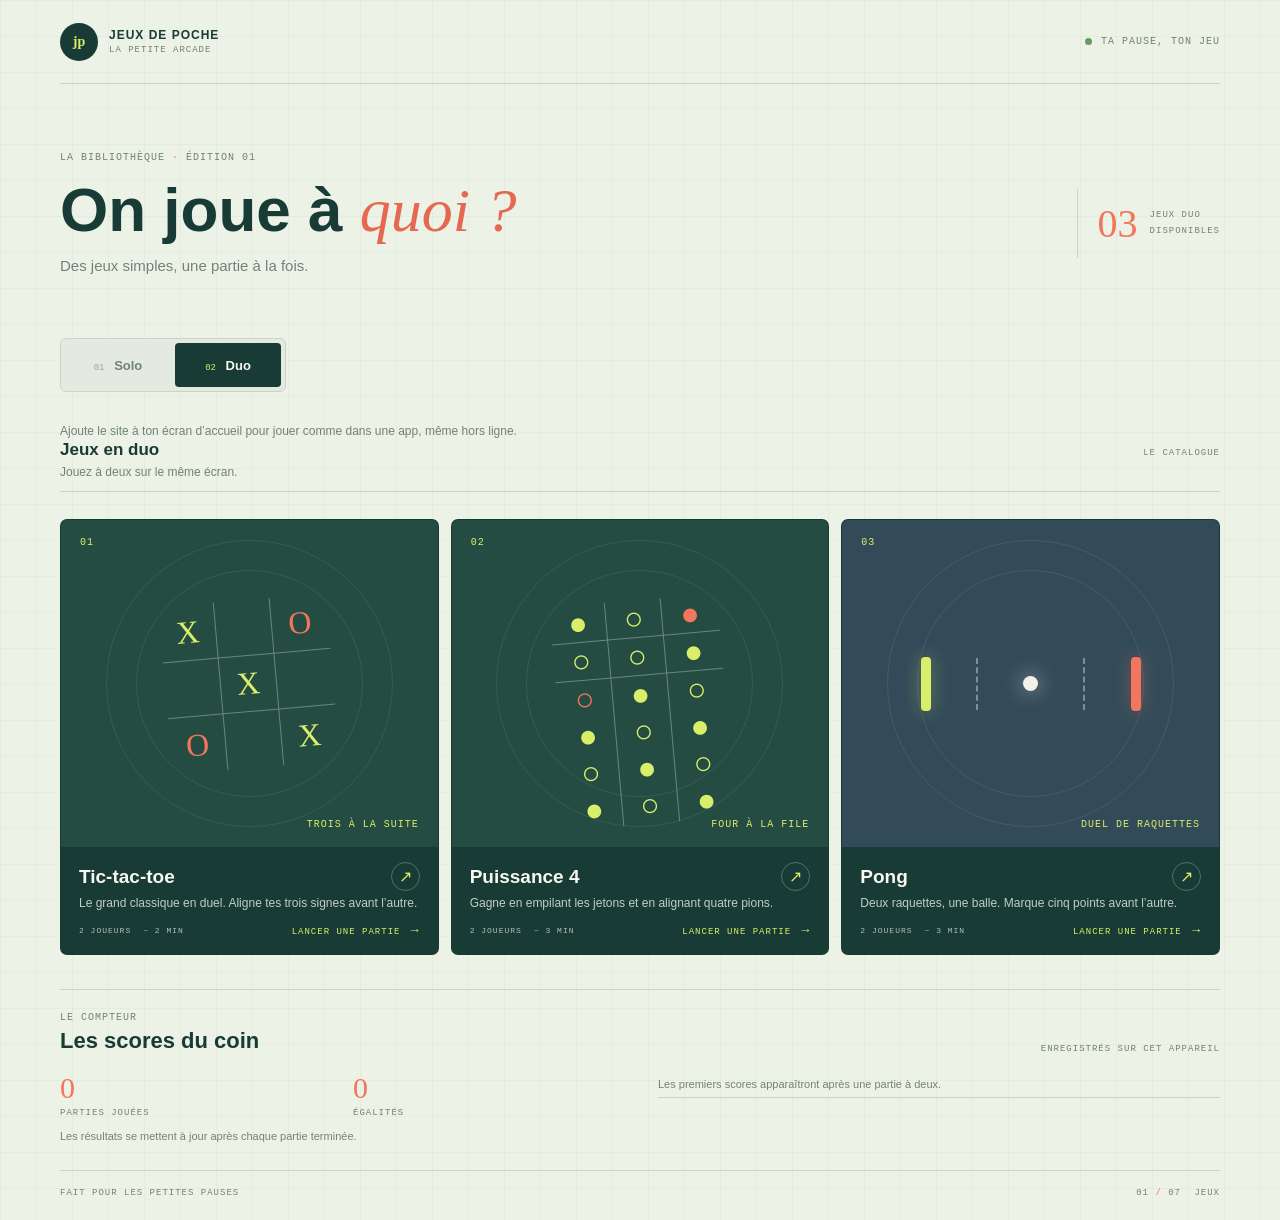
<file: public/index.html>
<!doctype html>
<html lang="fr">
  <head>
    <meta charset="utf-8">
    <meta name="viewport" content="width=device-width, initial-scale=1, viewport-fit=cover">
    <meta name="theme-color" content="#edf2e6">
    <meta name="apple-mobile-web-app-capable" content="yes">
    <meta name="apple-mobile-web-app-status-bar-style" content="black-translucent">
    <link rel="manifest" href="./manifest.webmanifest">
    <link rel="icon" href="./assets/icons/icon.svg" type="image/svg+xml">
    <link rel="apple-touch-icon" href="./assets/icons/icon-192.png">
    <title>Jeux de poche · Bibliothèque</title>
    <link rel="stylesheet" href="./assets/css/dashboard.css">
    <link rel="stylesheet" href="./assets/css/mobile.css">
    <script src="./assets/js/local-stats.js" defer></script>
    <script src="./assets/js/dashboard.js" defer></script>
    <script src="./assets/js/pwa.js" defer></script>
  </head>
  <body class="hub-page">
    <main class="hub-shell">
      <header class="hub-header">
        <a class="hub-brand" href="./" aria-label="Jeux de poche, accueil">
          <span class="hub-brand-mark" aria-hidden="true">jp</span>
          <span>JEUX DE POCHE<small>LA PETITE ARCADE</small></span>
        </a>
        <div class="header-note"><span></span> TA PAUSE, TON JEU</div>
        <button class="install-button" id="install-app" type="button" hidden>Installer l’app</button>
      </header>

      <section class="hub-intro" aria-labelledby="hub-title">
        <div>
          <p class="hub-eyebrow">LA BIBLIOTHÈQUE <span>·</span> ÉDITION 01</p>
          <h1 id="hub-title">On joue à <em>quoi&nbsp;?</em></h1>
          <p class="hub-subtitle">Des jeux simples, une partie à la fois.</p>
        </div>
        <p class="library-count"><strong id="available-count">02</strong><span id="available-label">JEUX DUO<br>DISPONIBLES</span></p>
      </section>

      <section class="catalog" aria-labelledby="catalog-title">
        <nav class="mode-switch" aria-label="Modes de jeu">
          <button class="mode-option" type="button" data-mode-option="solo" aria-pressed="false"><span>01</span> Solo</button>
          <button class="mode-option is-selected" type="button" data-mode-option="duo" aria-pressed="true"><span>02</span> Duo</button>
        </nav>
        <p class="install-hint">Ajoute le site à ton écran d’accueil pour jouer comme dans une app, même hors ligne.</p>
        <div class="catalog-heading">
          <div><h2 id="catalog-title">Jeux en duo</h2><p id="mode-description">Jouez à deux sur le même écran.</p></div>
          <span>LE CATALOGUE</span>
        </div>

        <div class="game-grid mode-duo" id="game-grid">
          <a class="game-card featured-card" href="./games/tic-tac-toe/" data-game-mode="duo" data-available="true">
            <div class="featured-art" aria-hidden="true">
              <span class="art-stamp">01</span>
              <div class="mini-board">
                <span>X</span><span></span><span>O</span>
                <span></span><span>X</span><span></span>
                <span>O</span><span></span><span>X</span>
              </div>
              <span class="art-caption">TROIS À LA SUITE</span>
            </div>
            <div class="card-copy">
              <div class="card-title-row"><h3>Tic-tac-toe</h3><span class="play-arrow" aria-hidden="true">↗</span></div>
              <p>Le grand classique en duel. Aligne tes trois signes avant l’autre.</p>
              <div class="card-meta"><span>2 JOUEURS</span><span>~ 2 MIN</span><strong>LANCER UNE PARTIE <b aria-hidden="true">→</b></strong></div>
            </div>
          </a>

          <a class="game-card featured-card" href="./games/connect-four/" data-game-mode="duo" data-available="true">
            <div class="featured-art" aria-hidden="true">
              <span class="art-stamp">02</span>
              <div class="mini-board connect-four-mini" aria-hidden="true">
                <span class="dot dot-x">●</span><span class="dot dot-o">○</span><span class="dot dot-x">●</span><span class="dot dot-o">○</span>
                <span class="dot dot-o">○</span><span class="dot dot-x">●</span><span class="dot dot-o">○</span>
                <span class="dot dot-x">●</span><span class="dot dot-o">○</span><span class="dot dot-x">●</span><span class="dot dot-o">○</span><span class="dot dot-x">●</span>
                <span class="dot dot-o">○</span><span class="dot dot-x">●</span><span class="dot dot-o">○</span><span class="dot dot-x">●</span><span class="dot dot-o">○</span><span class="dot dot-x">●</span>
              </div>
              <span class="art-caption">FOUR À LA FILE</span>
            </div>
            <div class="card-copy">
              <div class="card-title-row"><h3>Puissance 4</h3><span class="play-arrow" aria-hidden="true">↗</span></div>
              <p>Gagne en empilant les jetons et en alignant quatre pions.</p>
              <div class="card-meta"><span>2 JOUEURS</span><span>~ 3 MIN</span><strong>LANCER UNE PARTIE <b aria-hidden="true">→</b></strong></div>
            </div>
          </a>

          <a class="game-card featured-card" href="./games/pong/" data-game-mode="duo" data-available="true">
            <div class="featured-art pong-featured-art" aria-hidden="true">
              <span class="art-stamp">03</span>
              <div class="pong-mini">
                <i></i><span></span><b></b><span></span><i></i>
              </div>
              <span class="art-caption">DUEL DE RAQUETTES</span>
            </div>
            <div class="card-copy">
              <div class="card-title-row"><h3>Pong</h3><span class="play-arrow" aria-hidden="true">↗</span></div>
              <p>Deux raquettes, une balle. Marque cinq points avant l’autre.</p>
              <div class="card-meta"><span>2 JOUEURS</span><span>~ 3 MIN</span><strong>LANCER UNE PARTIE <b aria-hidden="true">→</b></strong></div>
            </div>
          </a>

          <a class="game-card featured-card" href="./games/memory/" data-game-mode="solo" data-available="true">
            <div class="featured-art" aria-hidden="true">
              <span class="art-stamp">04</span>
              <div class="mini-board memory-mini" aria-hidden="true">
                <span>🍋</span><span>🍉</span><span>🍇</span>
                <span>🍓</span><span>🍒</span><span>🍍</span>
                <span>🍊</span><span>🍏</span><span>❔</span>
              </div>
              <span class="art-caption">MEMOIRE</span>
            </div>
            <div class="card-copy">
              <div class="card-title-row"><h3>Memory</h3><span class="play-arrow" aria-hidden="true">↗</span></div>
              <p>Retourne les cartes, retrouve les paires et hausse ton score.</p>
              <div class="card-meta"><span>1 JOUEUR</span><span>~ 5 MIN</span><strong>JOUER <b aria-hidden="true">→</b></strong></div>
            </div>
          </a>

          <a class="game-card featured-card" href="./games/solitaire/" data-game-mode="solo" data-available="true">
            <div class="featured-art solitaire-featured-art" aria-hidden="true">
              <span class="art-stamp">05</span>
              <div class="solitaire-mini">
                <span>Q<span>♥</span></span><span>K<span>♣</span></span><span>A<span>♠</span></span>
              </div>
              <span class="art-caption">RANGE LES CARTES</span>
            </div>
            <div class="card-copy">
              <div class="card-title-row"><h3>Solitaire</h3><span class="play-arrow" aria-hidden="true">↗</span></div>
              <p>Alterne les couleurs et complète les quatre fondations.</p>
              <div class="card-meta"><span>1 JOUEUR</span><span>~ 10 MIN</span><strong>JOUER <b aria-hidden="true">→</b></strong></div>
            </div>
          </a>

          <a class="game-card featured-card" href="./games/snake/" data-game-mode="solo" data-available="true">
            <div class="featured-art snake-featured-art" aria-hidden="true">
              <span class="art-stamp">06</span>
              <div class="snake-mini"><i></i><i></i><i></i><i></i><i></i></div>
              <span class="snake-mini-food"></span>
              <span class="art-caption">GARDE LE CAP</span>
            </div>
            <div class="card-copy">
              <div class="card-title-row"><h3>Snake</h3><span class="play-arrow" aria-hidden="true">↗</span></div>
              <p>Attrape les fruits, grandis et évite de te mordre la queue.</p>
              <div class="card-meta"><span>1 JOUEUR</span><span>~ 3 MIN</span><strong>JOUER <b aria-hidden="true">→</b></strong></div>
            </div>
          </a>

          <a class="game-card featured-card" href="./games/2048/" data-game-mode="solo" data-available="true">
            <div class="featured-art tiles-featured-art" aria-hidden="true">
              <span class="art-stamp">07</span>
              <div class="tiles-mini"><span>2</span><span>4</span><span>8</span><span>16</span></div>
              <span class="art-caption">FUSIONNE LES TUILES</span>
            </div>
            <div class="card-copy">
              <div class="card-title-row"><h3>2048</h3><span class="play-arrow" aria-hidden="true">↗</span></div>
              <p>Fais glisser les nombres et fusionne-les jusqu’à 2048.</p>
              <div class="card-meta"><span>1 JOUEUR</span><span>~ 5 MIN</span><strong>JOUER <b aria-hidden="true">→</b></strong></div>
            </div>
          </a>
        </div>
      </section>

      <section class="score-section" aria-labelledby="score-title">
        <div class="score-heading"><div><p class="hub-eyebrow">LE COMPTEUR</p><h2 id="score-title">Les scores du coin</h2></div><span>ENREGISTRÉS SUR CET APPAREIL</span></div>
        <div class="score-content">
          <div class="score-totals">
            <div><strong id="games-played">0</strong><span>PARTIES JOUÉES</span></div>
            <div><strong id="draw-games">0</strong><span>ÉGALITÉS</span></div>
            <p>Les résultats se mettent à jour après chaque partie terminée.</p>
          </div>
          <ol class="leaderboard" id="leaderboard" aria-live="polite"><li class="empty-score">Les premiers scores apparaîtront ici.</li></ol>
        </div>
      </section>

      <footer class="hub-footer"><span>FAIT POUR LES PETITES PAUSES</span><span>01 <i>/</i> 07 <b>JEUX</b></span></footer>
    </main>
  </body>
</html>
</file>
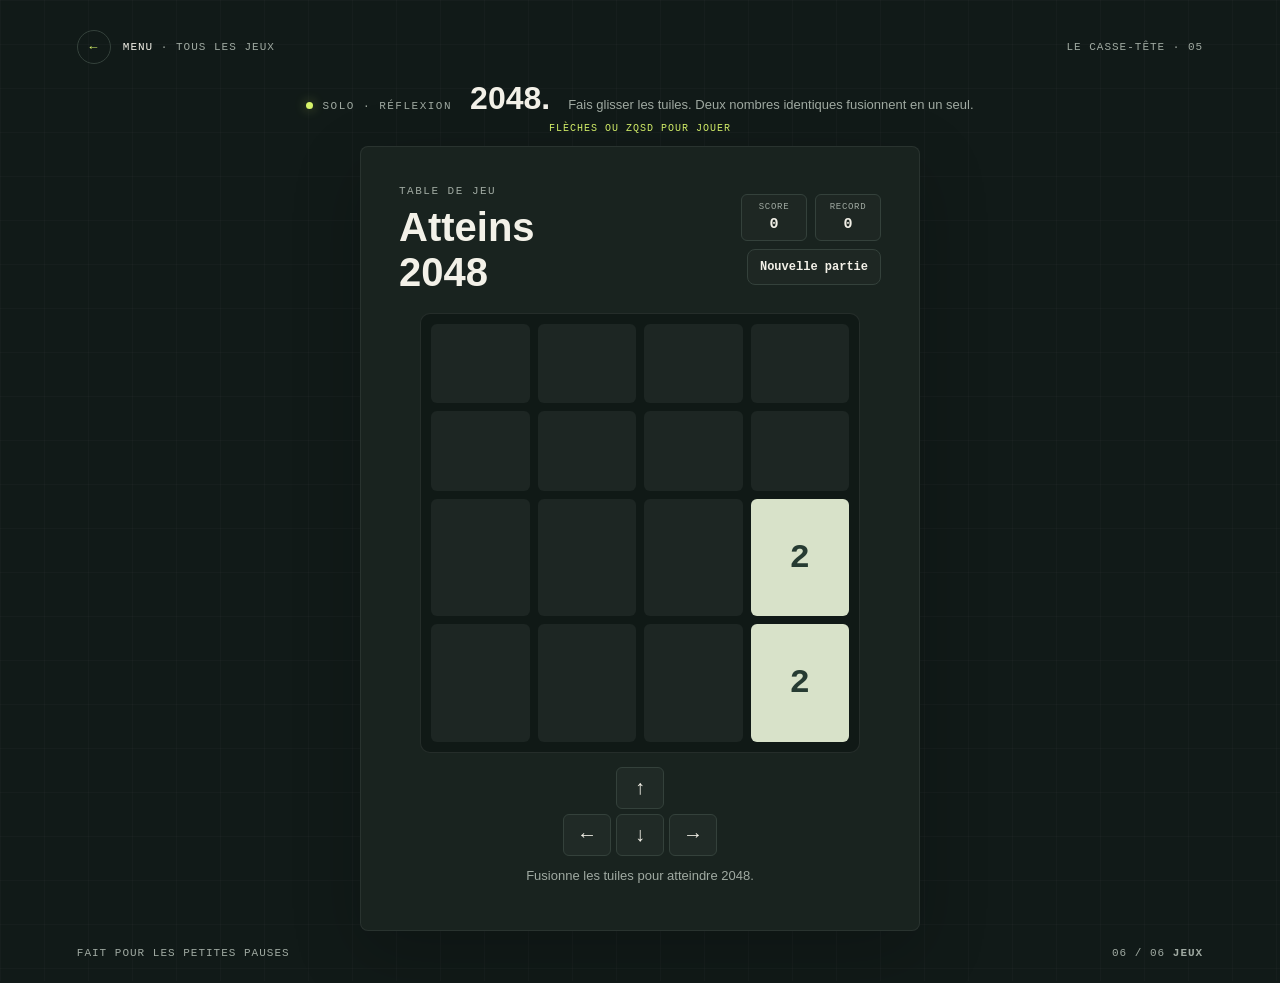
<file: public/games/2048/index.html>
<!doctype html>
<html lang="fr">
  <head>
    <meta charset="utf-8">
    <meta name="viewport" content="width=device-width, initial-scale=1, viewport-fit=cover">
    <meta name="theme-color" content="#111a18">
    <meta name="apple-mobile-web-app-capable" content="yes">
    <meta name="apple-mobile-web-app-status-bar-style" content="black-translucent">
    <link rel="manifest" href="../../manifest.webmanifest">
    <link rel="icon" href="../../assets/icons/icon.svg" type="image/svg+xml">
    <link rel="apple-touch-icon" href="../../assets/icons/icon-192.png">
    <title>2048 · Jeux de poche</title>
    <link rel="stylesheet" href="./style.css">
    <link rel="stylesheet" href="../../assets/css/mobile.css">
    <script src="./game.js" defer></script>
    <script src="../../assets/js/pwa.js" defer></script>
  </head>
  <body>
    <main class="game-shell">
      <header class="topbar">
        <a class="wordmark" href="../../" aria-label="Retour au menu des jeux">
          <span class="wordmark-mark" aria-hidden="true">←</span>
          <span>MENU <i>· TOUS LES JEUX</i></span>
        </a>
        <span class="edition">LE CASSE-TÊTE · 05</span>
      </header>

      <section class="game" aria-labelledby="game-title">
        <div class="intro">
          <p class="eyebrow"><span></span> SOLO · RÉFLEXION</p>
          <h1 id="game-title">2048.</h1>
          <p class="subtitle">Fais glisser les tuiles. Deux nombres identiques fusionnent en un seul.</p>
          <p class="keyboard-hint">FLÈCHES OU ZQSD POUR JOUER</p>
        </div>

        <div class="game-panel">
          <div class="game-header">
            <div>
              <p class="turn-label">TABLE DE JEU</p>
              <h2>Atteins 2048</h2>
            </div>
            <div class="game-actions">
              <div class="score-box"><span>Score</span><strong id="score">0</strong></div>
              <div class="score-box"><span>Record</span><strong id="best-score">0</strong></div>
              <button class="secondary-button" id="new-game" type="button">Nouvelle partie</button>
            </div>
          </div>

          <div class="board-wrap">
            <div class="game-board" id="game-board" role="grid" aria-label="Grille de 2048"></div>
          </div>

          <div class="direction-pad" aria-label="Commandes de déplacement">
            <button type="button" data-direction="up" aria-label="Déplacer vers le haut">↑</button>
            <button type="button" data-direction="left" aria-label="Déplacer vers la gauche">←</button>
            <button type="button" data-direction="down" aria-label="Déplacer vers le bas">↓</button>
            <button type="button" data-direction="right" aria-label="Déplacer vers la droite">→</button>
          </div>
          <p class="game-status" id="game-status" aria-live="polite">Fusionne les tuiles pour atteindre 2048.</p>
        </div>
      </section>

      <footer class="footer">
        <span>FAIT POUR LES PETITES PAUSES</span>
        <span>06 <i>/</i> 06 <b>JEUX</b></span>
      </footer>
    </main>
  </body>
</html>
</file>
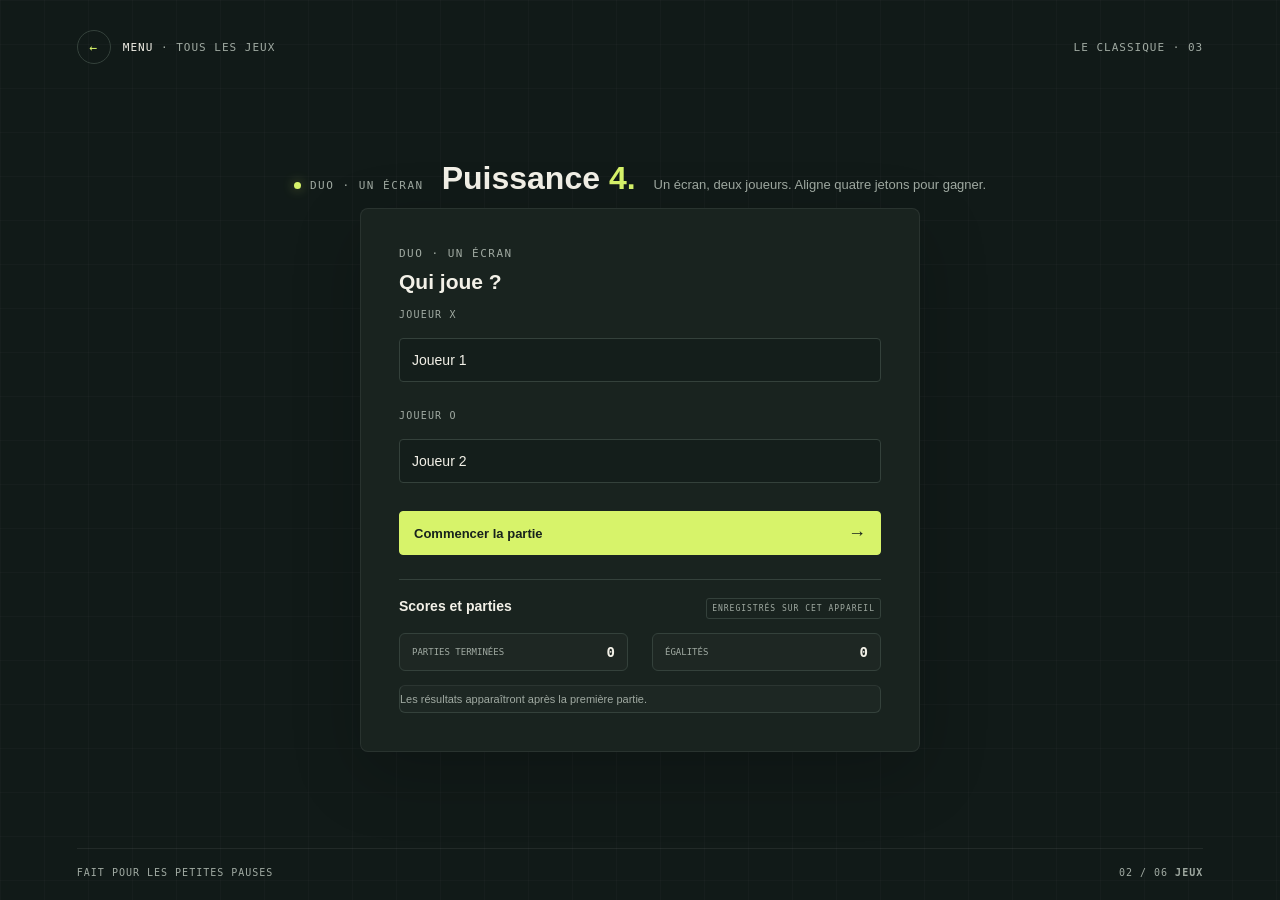
<file: public/games/connect-four/index.html>
<!doctype html>
<html lang="fr">
  <head>
    <meta charset="utf-8">
    <meta name="viewport" content="width=device-width, initial-scale=1, viewport-fit=cover">
    <meta name="theme-color" content="#111a18">
    <meta name="apple-mobile-web-app-capable" content="yes">
    <meta name="apple-mobile-web-app-status-bar-style" content="black-translucent">
    <link rel="manifest" href="../../manifest.webmanifest">
    <link rel="icon" href="../../assets/icons/icon.svg" type="image/svg+xml">
    <link rel="apple-touch-icon" href="../../assets/icons/icon-192.png">
    <title>Puissance 4 · Jeux de poche</title>
    <link rel="stylesheet" href="./style.css">
    <link rel="stylesheet" href="../tic-tac-toe/style.css">
    <link rel="stylesheet" href="../tic-tac-toe/local.css">
    <link rel="stylesheet" href="../../assets/css/mobile.css">
    <script src="../../assets/js/local-stats.js" defer></script>
    <script src="./game.js" defer></script>
    <script src="../../assets/js/pwa.js" defer></script>
  </head>
  <body>
    <main class="game-shell">
      <header class="topbar">
        <a class="wordmark" href="../../" aria-label="Retour au menu des jeux">
          <span class="wordmark-mark" aria-hidden="true">←</span>
          <span>MENU <i>· TOUS LES JEUX</i></span>
        </a>
        <span class="edition">LE CLASSIQUE · 03</span>
      </header>

      <section class="game" aria-labelledby="game-title">
        <div class="intro">
          <p class="eyebrow"><span></span> DUO · UN ÉCRAN</p>
          <h1 id="game-title">Puissance <em>4.</em></h1>
          <p class="subtitle">Un écran, deux joueurs. Aligne quatre jetons pour gagner.</p>
        </div>

        <div class="game-panel">
          <section class="local-setup-panel" id="local-setup-panel" aria-label="Noms des joueurs">
            <p class="turn-label">DUO · UN ÉCRAN</p>
            <h2>Qui joue&nbsp;?</h2>
            <label class="field-label" for="local-player-x">JOUEUR X</label>
            <input class="lobby-input" id="local-player-x" maxlength="18" autocomplete="off" value="Joueur 1">
            <label class="field-label" for="local-player-o">JOUEUR O</label>
            <input class="lobby-input" id="local-player-o" maxlength="18" autocomplete="off" value="Joueur 2">
            <button class="primary-action" id="start-local-game" type="button">Commencer la partie <span aria-hidden="true">→</span></button>
          </section>

          <section class="gameplay-panel" id="gameplay-panel" hidden aria-label="Partie en cours">
            <div class="game-info">
              <p class="turn-label">MANCHE <span id="round-number">01</span></p>
              <p class="game-status" id="game-status" aria-live="polite">Au tour de Joueur 1</p>
              <div class="player-legend" aria-label="Joueurs">
                <span class="player is-active" data-player="X"><b>X</b> <span id="name-x">JOUEUR 1</span></span>
                <span class="player" data-player="O"><b>O</b> <span id="name-o">JOUEUR 2</span></span>
              </div>
            </div>
            <div class="connect-four-board" id="connect-four-board" role="grid" aria-label="Grille de puissance 4"></div>
            <button class="reset-button" id="new-round" type="button" hidden><span aria-hidden="true">↻</span> Rejouer la manche</button>
            <button class="back-button" id="change-players" type="button">← Changer les joueurs</button>
          </section>

          <section class="game-record" aria-labelledby="record-title">
            <div class="record-heading"><h2 id="record-title">Scores et parties</h2><span>ENREGISTRÉS SUR CET APPAREIL</span></div>
            <div class="record-totals"><p>PARTIES TERMINÉES <strong id="games-completed">0</strong></p><p>ÉGALITÉS <strong id="draw-count">0</strong></p></div>
            <ol class="match-leaderboard" id="match-leaderboard"><li>Les résultats apparaîtront après la première partie.</li></ol>
          </section>
        </div>
      </section>

      <footer class="footer">
        <span>FAIT POUR LES PETITES PAUSES</span>
        <span>02 <i>/</i> 06 <b>JEUX</b></span>
      </footer>
    </main>
  </body>
</html>
</file>
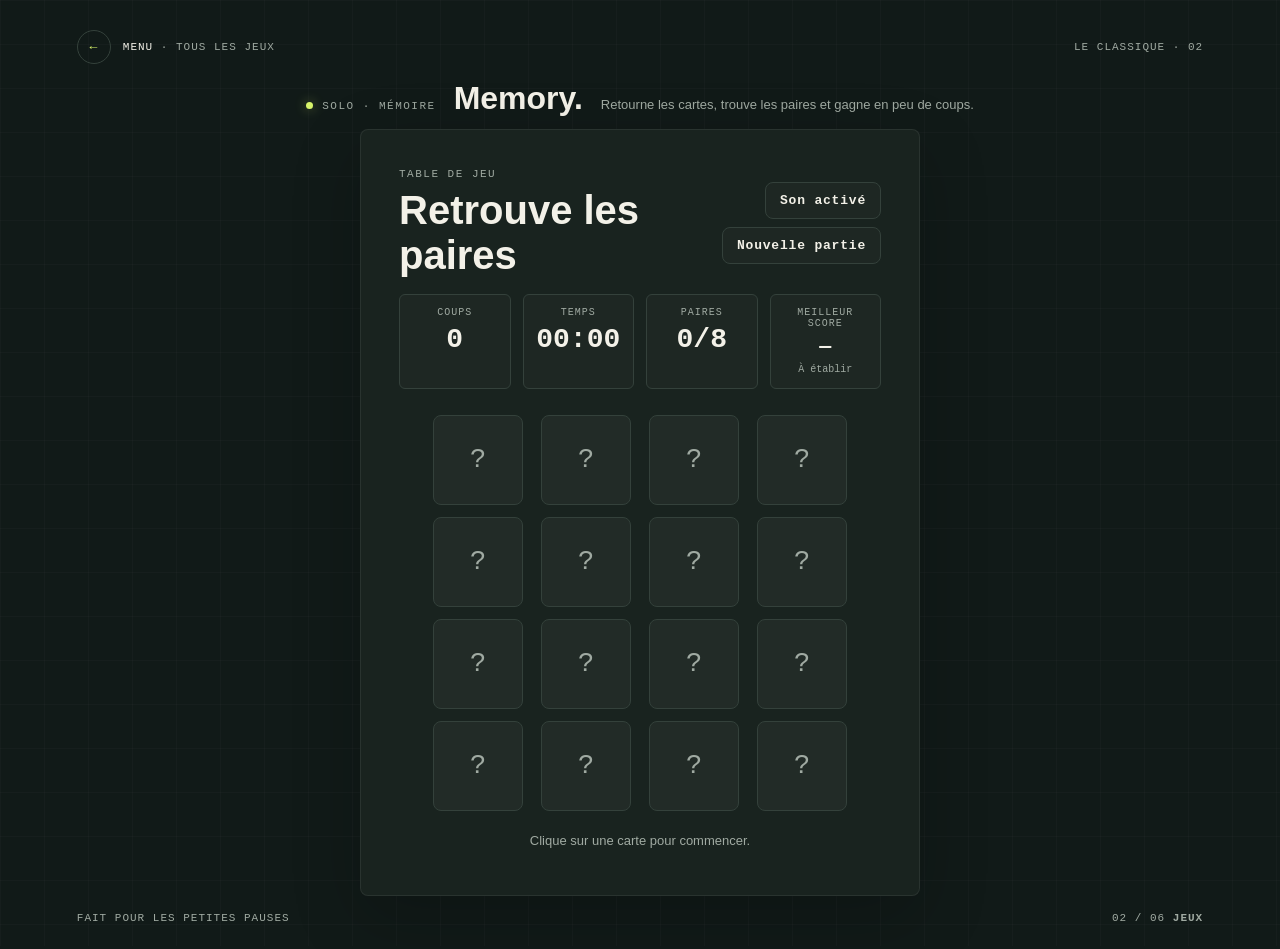
<file: public/games/memory/index.html>
<!doctype html>
<html lang="fr">
  <head>
    <meta charset="utf-8">
    <meta name="viewport" content="width=device-width, initial-scale=1, viewport-fit=cover">
    <meta name="theme-color" content="#111a18">
    <meta name="apple-mobile-web-app-capable" content="yes">
    <meta name="apple-mobile-web-app-status-bar-style" content="black-translucent">
    <link rel="manifest" href="../../manifest.webmanifest">
    <link rel="icon" href="../../assets/icons/icon.svg" type="image/svg+xml">
    <link rel="apple-touch-icon" href="../../assets/icons/icon-192.png">
    <title>Memory · Jeux de poche</title>
    <link rel="stylesheet" href="./style.css">
    <link rel="stylesheet" href="../../assets/css/mobile.css">
    <script src="./game.js" defer></script>
    <script src="../../assets/js/pwa.js" defer></script>
  </head>
  <body>
    <main class="game-shell">
      <header class="topbar">
        <a class="wordmark" href="../../" aria-label="Retour au menu des jeux">
          <span class="wordmark-mark" aria-hidden="true">←</span>
          <span>MENU <i>· TOUS LES JEUX</i></span>
        </a>
        <span class="edition">LE CLASSIQUE · 02</span>
      </header>

      <section class="game" aria-labelledby="game-title">
        <div class="intro">
          <p class="eyebrow"><span></span> SOLO · MÉMOIRE</p>
          <h1 id="game-title">Memory.</h1>
          <p class="subtitle">Retourne les cartes, trouve les paires et gagne en peu de coups.</p>
        </div>

        <div class="game-panel">
          <div class="game-header">
            <div>
              <p class="turn-label">TABLE DE JEU</p>
              <h2>Retrouve les paires</h2>
            </div>
            <div class="game-actions">
              <button class="secondary-button" id="sound-toggle" type="button" aria-pressed="true">Son activé</button>
              <button class="secondary-button" id="new-game" type="button">Nouvelle partie</button>
            </div>
          </div>

          <div class="status-bar" aria-label="Statistiques de la partie">
            <div class="stat-box">
              <span>Coups</span>
              <strong id="move-count">0</strong>
            </div>
            <div class="stat-box">
              <span>Temps</span>
              <strong id="timer">00:00</strong>
            </div>
            <div class="stat-box">
              <span>Paires</span>
              <strong id="pair-count">0/8</strong>
            </div>
            <div class="stat-box best-score">
              <span>Meilleur score</span>
              <strong id="best-score">—</strong>
              <small id="best-time"></small>
            </div>
          </div>

          <div class="memory-board" id="memory-board" aria-label="Plateau de memory"></div>

          <p class="game-status" id="game-status" aria-live="polite">Clique sur une carte pour commencer.</p>
        </div>
      </section>

      <footer class="footer">
        <span>FAIT POUR LES PETITES PAUSES</span>
        <span>02 <i>/</i> 06 <b>JEUX</b></span>
      </footer>
    </main>
  </body>
</html>
</file>
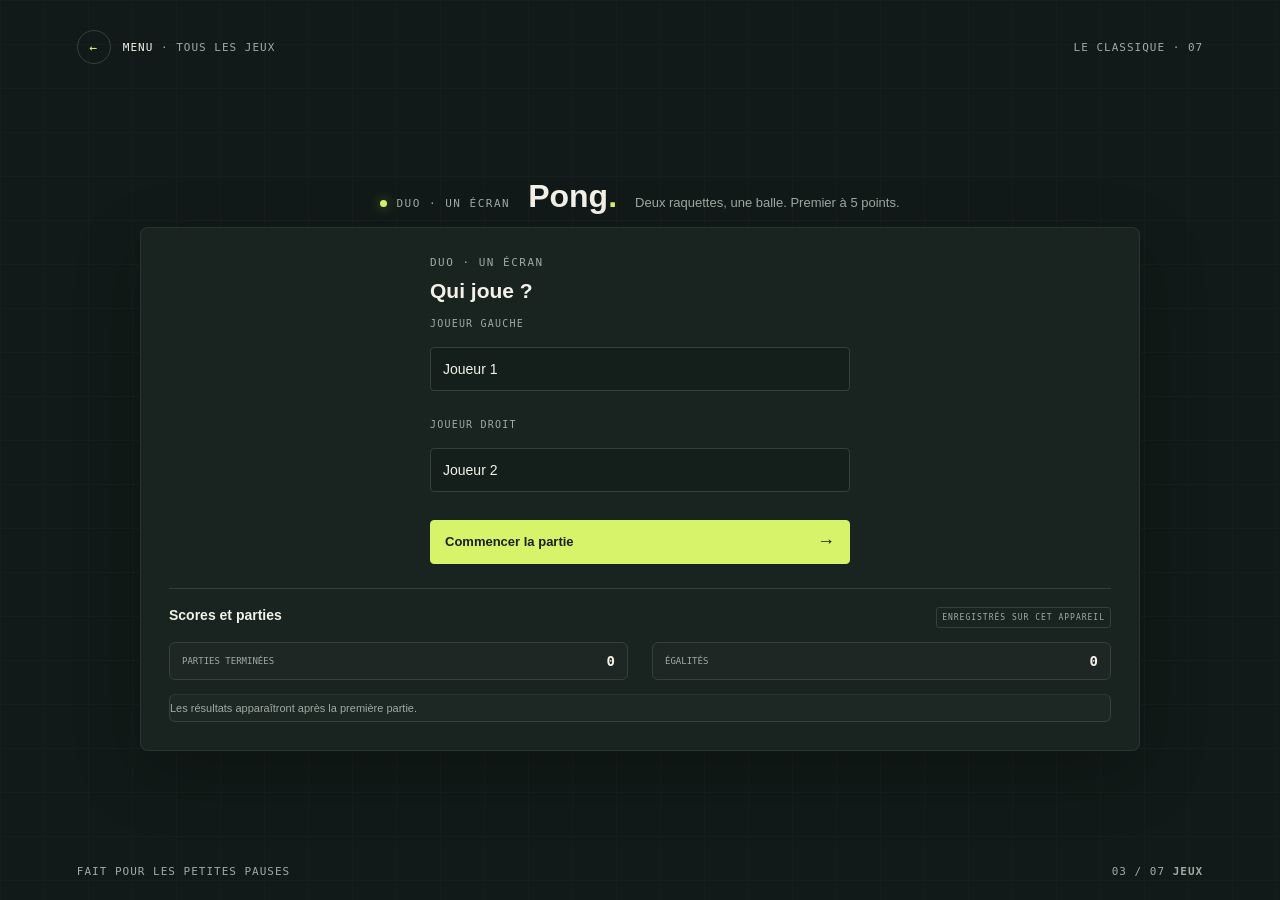
<file: public/games/pong/index.html>
<!doctype html>
<html lang="fr">
  <head>
    <meta charset="utf-8">
    <meta name="viewport" content="width=device-width, initial-scale=1, viewport-fit=cover">
    <meta name="theme-color" content="#111a18">
    <meta name="apple-mobile-web-app-capable" content="yes">
    <meta name="apple-mobile-web-app-status-bar-style" content="black-translucent">
    <link rel="manifest" href="../../manifest.webmanifest">
    <link rel="icon" href="../../assets/icons/icon.svg" type="image/svg+xml">
    <link rel="apple-touch-icon" href="../../assets/icons/icon-192.png">
    <title>Pong · Jeux de poche</title>
    <link rel="stylesheet" href="../connect-four/style.css">
    <link rel="stylesheet" href="../tic-tac-toe/local.css">
    <link rel="stylesheet" href="../../assets/css/mobile.css">
    <link rel="stylesheet" href="./style.css">
    <script src="../../assets/js/local-stats.js" defer></script>
    <script src="./game.js" defer></script>
    <script src="../../assets/js/pwa.js" defer></script>
  </head>
  <body>
    <main class="game-shell pong-shell">
      <header class="topbar">
        <a class="wordmark" href="../../" aria-label="Retour au menu des jeux">
          <span class="wordmark-mark" aria-hidden="true">←</span>
          <span>MENU <i>· TOUS LES JEUX</i></span>
        </a>
        <span class="edition">LE CLASSIQUE · 07</span>
      </header>

      <section class="game pong-game" aria-labelledby="game-title">
        <div class="intro">
          <p class="eyebrow"><span></span> DUO · UN ÉCRAN</p>
          <h1 id="game-title">Pong<em>.</em></h1>
          <p class="subtitle">Deux raquettes, une balle. Premier à 5 points.</p>
        </div>

        <div class="game-panel pong-panel">
          <section class="local-setup-panel" id="local-setup-panel" aria-label="Noms des joueurs">
            <p class="turn-label">DUO · UN ÉCRAN</p>
            <h2>Qui joue&nbsp;?</h2>
            <label class="field-label" for="local-player-x">JOUEUR GAUCHE</label>
            <input class="lobby-input" id="local-player-x" maxlength="18" autocomplete="off" value="Joueur 1">
            <label class="field-label" for="local-player-o">JOUEUR DROIT</label>
            <input class="lobby-input" id="local-player-o" maxlength="18" autocomplete="off" value="Joueur 2">
            <button class="primary-action" id="start-local-game" type="button">Commencer la partie <span aria-hidden="true">→</span></button>
          </section>

          <section class="gameplay-panel pong-play" id="gameplay-panel" hidden aria-label="Partie de Pong">
            <div class="pong-scoreboard" aria-label="Score">
              <div class="pong-score is-left"><span id="name-x">JOUEUR 1</span><strong id="score-x">0</strong></div>
              <p class="game-status" id="game-status" aria-live="polite">La partie commence</p>
              <div class="pong-score is-right"><strong id="score-o">0</strong><span id="name-o">JOUEUR 2</span></div>
            </div>

            <canvas class="pong-canvas" id="pong-canvas" width="960" height="540" aria-label="Terrain de Pong. Joueur gauche : W et S. Joueur droit : flèches haut et bas.">
              Le terrain de Pong nécessite un navigateur compatible avec Canvas.
            </canvas>

            <div class="pong-controls" aria-label="Commandes tactiles">
              <div class="pong-control-player">
                <span id="control-name-x">Joueur 1</span>
                <button type="button" data-player="X" data-direction="-1" aria-label="Joueur gauche, monter">▲</button>
                <button type="button" data-player="X" data-direction="1" aria-label="Joueur gauche, descendre">▼</button>
              </div>
              <div class="pong-control-player is-right">
                <span id="control-name-o">Joueur 2</span>
                <button type="button" data-player="O" data-direction="-1" aria-label="Joueur droit, monter">▲</button>
                <button type="button" data-player="O" data-direction="1" aria-label="Joueur droit, descendre">▼</button>
              </div>
            </div>
            <p class="pong-hint">Ordinateur : <kbd>W</kbd> <kbd>S</kbd> et <kbd>↑</kbd> <kbd>↓</kbd> · Mobile : maintiens les flèches.</p>
            <button class="reset-button" id="new-round" type="button" hidden>Nouvelle partie</button>
            <button class="back-button" id="change-players" type="button">← Changer les joueurs</button>
          </section>

          <section class="game-record" aria-labelledby="record-title">
            <div class="record-heading"><h2 id="record-title">Scores et parties</h2><span>ENREGISTRÉS SUR CET APPAREIL</span></div>
            <div class="record-totals"><p>PARTIES TERMINÉES <strong id="games-completed">0</strong></p><p>ÉGALITÉS <strong id="draw-count">0</strong></p></div>
            <ol class="match-leaderboard" id="match-leaderboard"><li>Les résultats apparaîtront après la première partie.</li></ol>
          </section>
        </div>
      </section>

      <footer class="footer">
        <span>FAIT POUR LES PETITES PAUSES</span>
        <span>03 <i>/</i> 07 <b>JEUX</b></span>
      </footer>
    </main>
  </body>
</html>
</file>
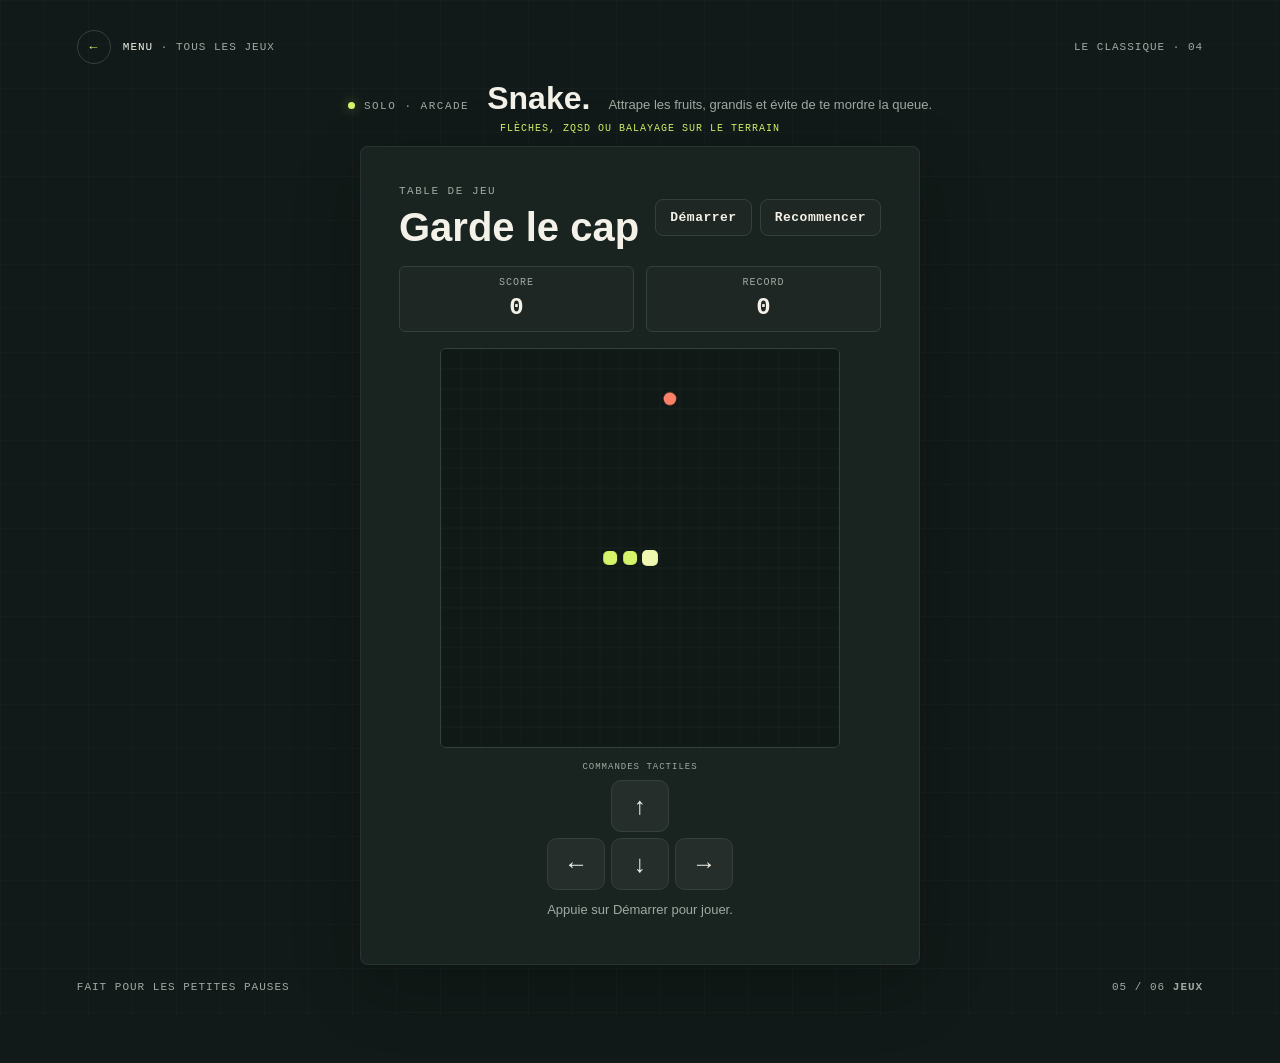
<file: public/games/snake/index.html>
<!doctype html>
<html lang="fr">
  <head>
    <meta charset="utf-8">
    <meta name="viewport" content="width=device-width, initial-scale=1, viewport-fit=cover">
    <meta name="theme-color" content="#111a18">
    <meta name="apple-mobile-web-app-capable" content="yes">
    <meta name="apple-mobile-web-app-status-bar-style" content="black-translucent">
    <link rel="manifest" href="../../manifest.webmanifest">
    <link rel="icon" href="../../assets/icons/icon.svg" type="image/svg+xml">
    <link rel="apple-touch-icon" href="../../assets/icons/icon-192.png">
    <title>Snake · Jeux de poche</title>
    <link rel="stylesheet" href="./style.css">
    <link rel="stylesheet" href="../../assets/css/mobile.css">
    <script src="./game.js" defer></script>
    <script src="../../assets/js/pwa.js" defer></script>
  </head>
  <body>
    <main class="game-shell">
      <header class="topbar">
        <a class="wordmark" href="../../" aria-label="Retour au menu des jeux">
          <span class="wordmark-mark" aria-hidden="true">←</span>
          <span>MENU <i>· TOUS LES JEUX</i></span>
        </a>
        <span class="edition">LE CLASSIQUE · 04</span>
      </header>

      <section class="game" aria-labelledby="game-title">
        <div class="intro">
          <p class="eyebrow"><span></span> SOLO · ARCADE</p>
          <h1 id="game-title">Snake.</h1>
          <p class="subtitle">Attrape les fruits, grandis et évite de te mordre la queue.</p>
          <p class="keyboard-hint">FLÈCHES, ZQSD OU BALAYAGE SUR LE TERRAIN</p>
        </div>

        <div class="game-panel">
          <div class="game-header">
            <div>
              <p class="turn-label">TABLE DE JEU</p>
              <h2>Garde le cap</h2>
            </div>
            <div class="game-actions">
              <button class="secondary-button" id="pause-game" type="button">Démarrer</button>
              <button class="secondary-button" id="new-game" type="button">Recommencer</button>
            </div>
          </div>

          <div class="status-bar" aria-label="Statistiques de la partie">
            <div class="stat-box"><span>Score</span><strong id="score">0</strong></div>
            <div class="stat-box"><span>Record</span><strong id="best-score">0</strong></div>
          </div>

          <canvas id="snake-board" width="400" height="400" role="img" aria-label="Terrain de Snake, utilise les flèches du clavier pour diriger"></canvas>

          <div class="direction-controls">
            <p class="controls-label">COMMANDES TACTILES</p>
            <div class="direction-pad" aria-label="Commandes de direction">
              <button type="button" data-direction="up" aria-label="Aller vers le haut">↑</button>
              <button type="button" data-direction="left" aria-label="Aller vers la gauche">←</button>
              <button type="button" data-direction="down" aria-label="Aller vers le bas">↓</button>
              <button type="button" data-direction="right" aria-label="Aller vers la droite">→</button>
            </div>
          </div>
          <p class="game-status" id="game-status" aria-live="polite">Appuie sur Démarrer, puis balaie le terrain ou utilise les flèches.</p>
        </div>
      </section>

      <footer class="footer">
        <span>FAIT POUR LES PETITES PAUSES</span>
        <span>05 <i>/</i> 06 <b>JEUX</b></span>
      </footer>
    </main>
  </body>
</html>
</file>
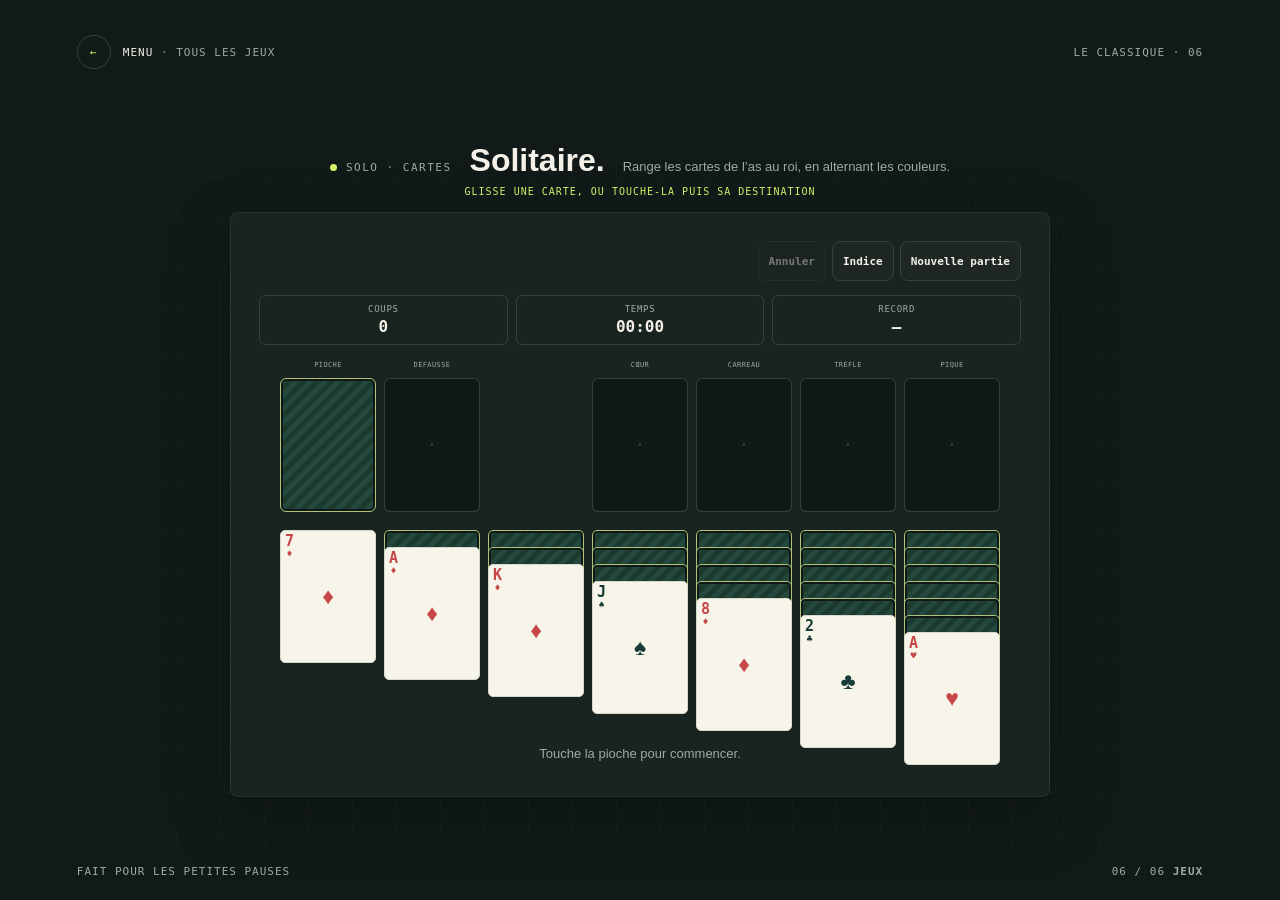
<file: public/games/solitaire/index.html>
<!doctype html>
<html lang="fr">
  <head>
    <meta charset="utf-8">
    <meta name="viewport" content="width=device-width, initial-scale=1, viewport-fit=cover">
    <meta name="theme-color" content="#111a18">
    <meta name="apple-mobile-web-app-capable" content="yes">
    <meta name="apple-mobile-web-app-status-bar-style" content="black-translucent">
    <link rel="manifest" href="../../manifest.webmanifest">
    <link rel="icon" href="../../assets/icons/icon.svg" type="image/svg+xml">
    <link rel="apple-touch-icon" href="../../assets/icons/icon-192.png">
    <title>Solitaire · Jeux de poche</title>
    <link rel="stylesheet" href="./style.css">
    <link rel="stylesheet" href="../../assets/css/mobile.css">
    <script src="./game.js" defer></script>
    <script src="../../assets/js/pwa.js" defer></script>
  </head>
  <body>
    <main class="game-shell solitaire-shell">
      <header class="topbar">
        <a class="wordmark" href="../../" aria-label="Retour au menu des jeux">
          <span class="wordmark-mark" aria-hidden="true">←</span>
          <span>MENU <i>· TOUS LES JEUX</i></span>
        </a>
        <span class="edition">LE CLASSIQUE · 06</span>
      </header>

      <section class="game solitaire-game" aria-labelledby="game-title">
        <div class="intro">
          <p class="eyebrow"><span></span> SOLO · CARTES</p>
          <h1 id="game-title">Solitaire.</h1>
          <p class="subtitle">Range les cartes de l’as au roi, en alternant les couleurs.</p>
          <p class="keyboard-hint">GLISSE UNE CARTE, OU TOUCHE-LA PUIS SA DESTINATION</p>
        </div>

        <div class="game-panel solitaire-panel">
          <div class="game-header">
            <div class="solitaire-actions">
              <button class="secondary-button" id="undo-move" type="button" aria-label="Annuler le dernier coup" disabled>Annuler</button>
              <button class="secondary-button" id="hint-move" type="button">Indice</button>
              <button class="secondary-button" id="new-game" type="button">Nouvelle partie</button>
            </div>
          </div>

          <div class="solitaire-stats" aria-label="Statistiques de la partie">
            <div class="stat-box"><span>Coups</span><strong id="move-count">0</strong></div>
            <div class="stat-box"><span>Temps</span><strong id="timer">00:00</strong></div>
            <div class="stat-box"><span>Record</span><strong id="best-score">—</strong></div>
          </div>

          <div class="solitaire-board" id="solitaire-board" aria-label="Plateau de Solitaire">
            <div class="card-row" aria-label="Pioche et fondations">
              <div class="card-pile stock-pile">
                <span class="pile-label">PIOCHE</span>
                <button class="card-slot" id="stock" type="button" aria-label="Piocher une carte"></button>
              </div>
              <div class="card-pile waste-pile">
                <span class="pile-label">DÉFAUSSE</span>
                <div class="card-slot" id="waste"></div>
              </div>
              <div class="pile-spacer" aria-hidden="true"></div>
              <div class="card-pile foundation-pile" data-foundation="0">
                <span class="pile-label">CŒUR</span>
                <button class="card-slot" type="button" aria-label="Fondation cœur, vide" data-foundation-target="0"></button>
              </div>
              <div class="card-pile foundation-pile" data-foundation="1">
                <span class="pile-label">CARREAU</span>
                <button class="card-slot" type="button" aria-label="Fondation carreau, vide" data-foundation-target="1"></button>
              </div>
              <div class="card-pile foundation-pile" data-foundation="2">
                <span class="pile-label">TRÈFLE</span>
                <button class="card-slot" type="button" aria-label="Fondation trèfle, vide" data-foundation-target="2"></button>
              </div>
              <div class="card-pile foundation-pile" data-foundation="3">
                <span class="pile-label">PIQUE</span>
                <button class="card-slot" type="button" aria-label="Fondation pique, vide" data-foundation-target="3"></button>
              </div>
            </div>

            <div class="tableau" id="tableau" aria-label="Sept colonnes de jeu"></div>
          </div>

          <p class="game-status" id="game-status" aria-live="polite">Touche la pioche pour commencer.</p>
        </div>
      </section>

      <footer class="footer">
        <span>FAIT POUR LES PETITES PAUSES</span>
        <span>06 <i>/</i> 06 <b>JEUX</b></span>
      </footer>
    </main>
  </body>
</html>
</file>
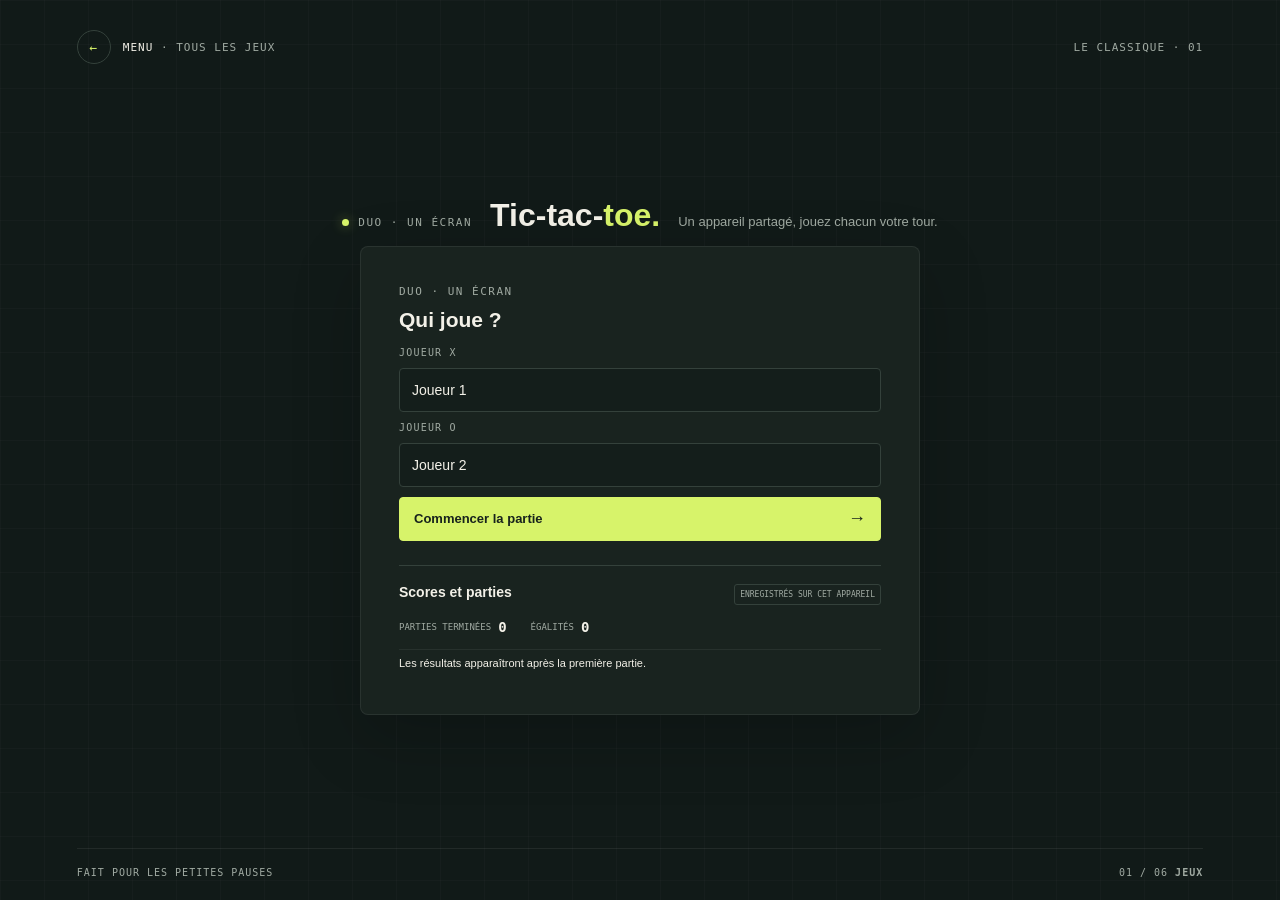
<file: public/games/tic-tac-toe/index.html>
<!doctype html>
<html lang="fr">
  <head>
    <meta charset="utf-8">
    <meta name="viewport" content="width=device-width, initial-scale=1, viewport-fit=cover">
    <meta name="theme-color" content="#111a18">
    <meta name="apple-mobile-web-app-capable" content="yes">
    <meta name="apple-mobile-web-app-status-bar-style" content="black-translucent">
    <link rel="manifest" href="../../manifest.webmanifest">
    <link rel="icon" href="../../assets/icons/icon.svg" type="image/svg+xml">
    <link rel="apple-touch-icon" href="../../assets/icons/icon-192.png">
    <title>Tic-tac-toe · Jeux de poche</title>
    <link rel="stylesheet" href="./style.css">
    <link rel="stylesheet" href="./local.css">
    <link rel="stylesheet" href="../../assets/css/mobile.css">
    <script src="../../assets/js/local-stats.js" defer></script>
    <script src="./game.js" defer></script>
    <script src="../../assets/js/pwa.js" defer></script>
  </head>
  <body>
    <main class="game-shell">
      <header class="topbar">
        <a class="wordmark" href="../../" aria-label="Retour au menu des jeux">
          <span class="wordmark-mark" aria-hidden="true">←</span>
          <span>MENU <i>· TOUS LES JEUX</i></span>
        </a>
        <span class="edition">LE CLASSIQUE · 01</span>
      </header>

      <section class="game" aria-labelledby="game-title">
        <div class="intro">
          <p class="eyebrow"><span></span> DUO · UN ÉCRAN</p>
          <h1 id="game-title">Tic-tac-<em>toe.</em></h1>
          <p class="subtitle">Un appareil partagé, jouez chacun votre tour.</p>
        </div>

        <div class="game-panel">
          <section class="local-setup-panel" id="local-setup-panel" aria-label="Noms des joueurs">
            <p class="turn-label">DUO · UN ÉCRAN</p>
            <h2>Qui joue&nbsp;?</h2>
            <label class="field-label" for="local-player-x">JOUEUR X</label>
            <input class="lobby-input" id="local-player-x" maxlength="18" autocomplete="off" value="Joueur 1">
            <label class="field-label" for="local-player-o">JOUEUR O</label>
            <input class="lobby-input" id="local-player-o" maxlength="18" autocomplete="off" value="Joueur 2">
            <button class="primary-action" id="start-local-game" type="button">Commencer la partie <span aria-hidden="true">→</span></button>
          </section>

          <section class="gameplay-panel" id="gameplay-panel" hidden aria-label="Partie en cours">
            <div class="game-info">
              <p class="turn-label">MANCHE <span id="round-number">01</span></p>
              <p class="game-status" id="game-status" aria-live="polite">Au tour de Joueur 1</p>
              <div class="player-legend" aria-label="Joueurs">
                <span class="player is-active" data-player="X"><b>X</b> <span id="name-x">JOUEUR 1</span></span>
                <span class="player" data-player="O"><b>O</b> <span id="name-o">JOUEUR 2</span></span>
              </div>
            </div>

            <div class="board" role="group" aria-label="Grille de tic-tac-toe">
              <button class="cell" type="button" data-cell="0" aria-label="Case 1, vide"></button>
              <button class="cell" type="button" data-cell="1" aria-label="Case 2, vide"></button>
              <button class="cell" type="button" data-cell="2" aria-label="Case 3, vide"></button>
              <button class="cell" type="button" data-cell="3" aria-label="Case 4, vide"></button>
              <button class="cell" type="button" data-cell="4" aria-label="Case 5, vide"></button>
              <button class="cell" type="button" data-cell="5" aria-label="Case 6, vide"></button>
              <button class="cell" type="button" data-cell="6" aria-label="Case 7, vide"></button>
              <button class="cell" type="button" data-cell="7" aria-label="Case 8, vide"></button>
              <button class="cell" type="button" data-cell="8" aria-label="Case 9, vide"></button>
            </div>

            <button class="reset-button" id="new-round" type="button" hidden><span aria-hidden="true">↻</span> Rejouer la manche</button>
            <button class="back-button" id="change-players" type="button">← Changer les joueurs</button>
          </section>

          <section class="game-record" aria-labelledby="record-title">
            <div class="record-heading"><h2 id="record-title">Scores et parties</h2><span>ENREGISTRÉS SUR CET APPAREIL</span></div>
            <div class="record-totals"><p>PARTIES TERMINÉES <strong id="games-completed">0</strong></p><p>ÉGALITÉS <strong id="draw-count">0</strong></p></div>
            <ol class="match-leaderboard" id="match-leaderboard"><li>Les résultats apparaîtront après la première partie.</li></ol>
          </section>
        </div>
      </section>

      <footer class="footer">
        <span>FAIT POUR LES PETITES PAUSES</span>
        <span>01 <i>/</i> 06 <b>JEUX</b></span>
      </footer>
    </main>
  </body>
</html>
</file>
<file: public/assets/css/dashboard.css>
:root {
  color-scheme: light;
  font-family: 'DM Sans', 'Segoe UI', sans-serif;
  background: #edf2e6;
  color: #183b35;
  font-synthesis: none;
  text-rendering: optimizeLegibility;
  --ink: #183b35;
  --muted: #72827a;
  --line: #cbd4c7;
  --paper: #f9faF4;
  --lime: #d9ef69;
  --coral: #f2755c;
  --blue: #5368d8;
  --mono: 'DM Mono', 'Consolas', monospace;
}

* { box-sizing: border-box; }

body {
  min-width: 320px;
  min-height: 100vh;
  margin: 0;
  background-image: linear-gradient(#183b3509 1px, transparent 1px), linear-gradient(90deg, #183b3509 1px, transparent 1px);
  background-size: 36px 36px;
}

a { color: inherit; }

.hub-shell {
  width: min(1160px, calc(100% - 72px));
  min-height: 100vh;
  margin: 0 auto;
}

.hub-header {
  display: flex;
  height: 84px;
  align-items: center;
  justify-content: space-between;
  border-bottom: 1px solid var(--line);
}

.hub-brand {
  display: inline-flex;
  align-items: center;
  gap: 11px;
  font-size: 12px;
  font-weight: 800;
  letter-spacing: 1px;
  text-decoration: none;
}

.hub-brand small {
  display: block;
  margin-top: 3px;
  color: var(--muted);
  font: 9px var(--mono);
  letter-spacing: 1px;
}

.hub-brand-mark {
  display: grid;
  width: 38px;
  height: 38px;
  place-items: center;
  border-radius: 50%;
  background: var(--ink);
  color: var(--lime);
  font: 600 14px 'Fraunces', Georgia, serif;
  letter-spacing: 0;
}

.header-note,
.hub-eyebrow,
.library-count span,
.catalog-heading > span,
.card-meta,
.coming-label,
.upcoming-number,
.hub-footer {
  font-family: var(--mono);
  letter-spacing: 1px;
}

.header-note {
  display: flex;
  align-items: center;
  gap: 9px;
  color: var(--muted);
  font-size: 10px;
}

.header-note span {
  width: 7px;
  height: 7px;
  border-radius: 50%;
  background: #679b63;
}

.hub-intro {
  display: flex;
  min-height: 254px;
  align-items: center;
  justify-content: space-between;
  gap: 28px;
  padding: 34px 0 30px;
}

.hub-eyebrow {
  margin: 0 0 15px;
  color: var(--muted);
  font-size: 10px;
}

.hub-eyebrow span { color: var(--coral); }

.hub-intro h1 {
  margin: 0;
  font-size: 62px;
  font-weight: 700;
  line-height: 1.03;
}

.hub-intro h1 em {
  color: #e46950;
  font-family: 'Fraunces', Georgia, serif;
  font-weight: 500;
}

.hub-subtitle {
  margin: 15px 0 0;
  color: var(--muted);
  font-size: 15px;
}

.library-count {
  display: flex;
  align-items: center;
  gap: 12px;
  margin: 21px 0 0;
  padding: 11px 0 11px 20px;
  border-left: 1px solid var(--line);
}

.library-count strong {
  color: var(--coral);
  font: 500 40px 'Fraunces', Georgia, serif;
}

.library-count span {
  color: var(--muted);
  font-size: 9px;
  line-height: 1.7;
}

.catalog { padding: 0 0 34px; }

.catalog-heading {
  display: flex;
  align-items: baseline;
  justify-content: space-between;
  padding-bottom: 12px;
  border-bottom: 1px solid var(--line);
}

.catalog-heading h2 {
  margin: 0;
  font-size: 17px;
  font-weight: 700;
}

.catalog-heading > span {
  color: var(--muted);
  font-size: 9px;
}

.game-grid {
  display: grid;
  grid-template-columns: repeat(4, minmax(0, 1fr));
  grid-auto-rows: 212px;
  gap: 12px;
  padding-top: 14px;
}

.game-card {
  min-width: 0;
  overflow: hidden;
  border: 1px solid #183b3518;
  border-radius: 7px;
}

.featured-card {
  display: flex;
  grid-column: span 2;
  grid-row: span 2;
  flex-direction: column;
  background: var(--ink);
  color: #f7f8ef;
  text-decoration: none;
  transition: transform 180ms ease, box-shadow 180ms ease;
}

.featured-card:hover {
  transform: translateY(-3px);
  box-shadow: 0 12px 28px #183b3520;
}

.featured-art {
  position: relative;
  display: grid;
  min-height: 230px;
  flex: 1;
  place-items: center;
  overflow: hidden;
  background: #244c43;
}

.featured-art::before,
.featured-art::after {
  position: absolute;
  width: 225px;
  height: 225px;
  border: 1px solid #ffffff15;
  border-radius: 50%;
  content: '';
}

.featured-art::after {
  width: 285px;
  height: 285px;
}

.art-stamp,
.art-caption {
  position: absolute;
  z-index: 1;
  color: #d9ef69;
  font: 10px var(--mono);
  letter-spacing: 1px;
}

.art-stamp { top: 17px; left: 19px; }
.art-caption { right: 19px; bottom: 17px; }

.mini-board {
  z-index: 1;
  display: grid;
  width: 168px;
  height: 168px;
  grid-template: repeat(3, 1fr) / repeat(3, 1fr);
  transform: rotate(-5deg);
}

.mini-board span {
  display: grid;
  place-items: center;
  border-right: 1px solid #f7f8ef55;
  border-bottom: 1px solid #f7f8ef55;
  color: var(--lime);
  font: 500 32px 'Fraunces', Georgia, serif;
}

.mini-board span:nth-child(3n) { border-right: 0; }
.mini-board span:nth-child(n + 7) { border-bottom: 0; }
.mini-board span:nth-child(3), .mini-board span:nth-child(7) { color: var(--coral); }

.memory-mini {
  width: 150px;
  height: 150px;
  grid-template: repeat(3, 1fr) / repeat(3, 1fr);
  transform: rotate(-5deg);
}

.memory-mini span {
  border: 1px solid #f7f8ef55;
  color: #f7f8ef;
  font: 25px 'DM Sans', sans-serif;
}

.memory-mini span:nth-child(3n) { border-right: 0; }
.memory-mini span:nth-child(n + 7) { border-bottom: 0; }

.snake-featured-art { background: #294b3d; }

.snake-mini {
  z-index: 1;
  display: flex;
  align-items: center;
  transform: rotate(-28deg);
}

.snake-mini i {
  width: 27px;
  height: 27px;
  border: 1px solid #183b3540;
  border-radius: 6px;
  background: var(--lime);
}

.snake-mini i:first-child {
  border-radius: 50%;
  background: #eff7b1;
}

.snake-mini-food {
  position: absolute;
  top: calc(50% - 54px);
  right: calc(50% - 66px);
  width: 14px;
  height: 14px;
  border-radius: 50%;
  background: var(--coral);
}

.tiles-featured-art { background: #b78539; }

.solitaire-featured-art { background: #285344; }

.pong-featured-art { background: #334b59; }
.pong-mini { z-index: 1; display: flex; width: 220px; align-items: center; justify-content: space-between; }
.pong-mini i { width: 10px; height: 54px; border-radius: 4px; background: var(--lime); box-shadow: 0 0 18px #d7f36a55; }
.pong-mini i:last-child { background: var(--coral); box-shadow: 0 0 18px #ff806955; }
.pong-mini span { width: 2px; height: 52px; border-left: 2px dashed #f3f1e866; }
.pong-mini b { width: 15px; height: 15px; border-radius: 50%; background: #f3f1e8; box-shadow: 0 0 20px #f3f1e899; }

.solitaire-mini {
  z-index: 1;
  display: flex;
  align-items: center;
  justify-content: center;
  transform: rotate(-8deg);
}

.solitaire-mini > span {
  display: grid;
  width: 68px;
  height: 92px;
  place-content: start;
  gap: 1px;
  margin-left: -15px;
  padding: 8px;
  border: 1px solid #183b3540;
  border-radius: 7px;
  background: #f9faf4;
  box-shadow: 0 8px 15px #10291f44;
  color: #183b35;
  font: 700 20px var(--mono);
}

.solitaire-mini > span:first-child { margin-left: 0; color: #e46950; }
.solitaire-mini > span:nth-child(2) { color: #183b35; }
.solitaire-mini > span:last-child { color: #5368d8; }
.solitaire-mini > span span { font-size: 16px; }

.tiles-mini {
  z-index: 1;
  display: grid;
  width: 150px;
  height: 150px;
  grid-template: repeat(2, 1fr) / repeat(2, 1fr);
  gap: 7px;
  transform: rotate(-5deg);
}

.tiles-mini span {
  display: grid;
  place-items: center;
  border: 1px solid #ffffff35;
  border-radius: 7px;
  background: #e9dfc7;
  color: var(--ink);
  font: 700 25px var(--mono);
}

.tiles-mini span:nth-child(2) { background: #d9ef69; }
.tiles-mini span:nth-child(3) { background: #f2755c; color: white; }
.tiles-mini span:nth-child(4) { background: #5368d8; color: white; }

.card-copy { padding: 15px 18px 16px; }

.card-title-row {
  display: flex;
  align-items: center;
  justify-content: space-between;
}

.card-title-row h3,
.upcoming-copy h3 {
  margin: 0;
  font-size: 19px;
  font-weight: 700;
}

.play-arrow {
  display: grid;
  width: 29px;
  height: 29px;
  place-items: center;
  border: 1px solid #ffffff42;
  border-radius: 50%;
  color: var(--lime);
  font-size: 16px;
}

.card-copy > p {
  margin: 5px 0 13px;
  color: #c0cec5;
  font-size: 12px;
}

.card-meta {
  display: flex;
  align-items: center;
  gap: 12px;
  color: #b2c1b7;
  font-size: 8px;
}

.card-meta strong {
  margin-left: auto;
  color: var(--lime);
  font-size: 9px;
  font-weight: 500;
}

.card-meta b { padding-left: 4px; font-size: 13px; }

.upcoming-card {
  display: grid;
  grid-column: span 2;
  grid-template-columns: 42% 1fr;
  background: var(--paper);
}

.upcoming-art {
  position: relative;
  display: flex;
  min-width: 0;
  align-items: center;
  justify-content: center;
  overflow: hidden;
}

.memory-art { background: #f1aaa0; }

.memory-tile {
  display: grid;
  width: 46px;
  height: 61px;
  place-items: center;
  border: 1px solid #183b3525;
  border-radius: 4px;
  background: #fff9ec;
  box-shadow: 0 5px 10px #713d2b22;
  color: #e36b55;
  font: 24px 'Fraunces', Georgia, serif;
}

.tile-one { transform: rotate(-13deg) translateX(9px); }
.tile-two { z-index: 1; transform: translateY(-5px); background: #5368d8; color: #fff; }
.tile-three { transform: rotate(13deg) translateX(-9px); }

.snake-art { background: #dce980; }

.snake-bit,
.snake-food {
  position: absolute;
  width: 18px;
  height: 18px;
  border: 1px solid #183b3540;
  border-radius: 4px;
  background: #244c43;
}

.bit-one { left: calc(50% - 36px); top: calc(50% - 27px); }
.bit-two { left: calc(50% - 18px); top: calc(50% - 27px); }
.bit-three { left: calc(50% - 18px); top: calc(50% - 9px); }
.bit-four { left: calc(50% - 18px); top: calc(50% + 9px); }
.bit-five { left: calc(50%); top: calc(50% + 9px); background: #e36b55; }
.snake-food { top: calc(50% - 36px); right: calc(50% - 45px); width: 9px; height: 9px; border: 0; border-radius: 50%; background: #e36b55; }

.four-art { flex-wrap: wrap; align-content: center; gap: 7px; background: #a5b4ef; padding: 20px; }
.four-art span { display: grid; width: 27px; height: 27px; place-items: center; border-radius: 50%; background: #f9faf4; color: #e36b55; font-size: 27px; line-height: 1; }
.four-art span:nth-child(odd) { color: #5368d8; }

.tiles-art { flex-wrap: wrap; align-content: center; gap: 6px; background: #f0b64e; padding: 20px; }
.tiles-art span { display: grid; width: 36px; height: 36px; place-items: center; border-radius: 4px; background: #f9faf4; color: #183b35; font: 700 13px var(--mono); }
.tiles-art span:nth-child(2) { background: #d9ef69; }
.tiles-art span:nth-child(3) { background: #f2755c; color: #fff; }
.tiles-art span:nth-child(4) { background: #5368d8; color: #fff; }

.upcoming-copy { display: flex; flex-direction: column; justify-content: center; padding: 15px 17px; }

.upcoming-copy > div { display: flex; align-items: center; justify-content: space-between; margin-bottom: 10px; }

.coming-label { color: #78877e; font-size: 8px; }
.upcoming-number { color: #8b9890; font-size: 9px; }
.upcoming-copy h3 { font-size: 17px; }
.upcoming-copy p { margin: 5px 0 0; color: var(--muted); font-size: 11px; line-height: 1.45; }

.hub-footer {
  display: flex;
  justify-content: space-between;
  padding: 17px 0 22px;
  border-top: 1px solid var(--line);
  color: var(--muted);
  font-size: 9px;
}

.hub-footer i { color: var(--coral); font-style: normal; }
.hub-footer b { padding-left: 7px; font-weight: 400; }

.mode-switch {
  display: inline-flex;
  gap: 4px;
  margin: 0 0 18px;
  padding: 4px;
  border: 1px solid var(--line);
  border-radius: 6px;
  background: #e4eadf;
}

.mode-option {
  min-width: 106px;
  padding: 9px 13px;
  border: 0;
  border-radius: 4px;
  background: transparent;
  color: var(--muted);
  cursor: pointer;
  font: 600 13px 'DM Sans', sans-serif;
}

.mode-option span { padding-right: 6px; color: #98a59a; font: 9px var(--mono); }
.mode-option.is-selected { background: var(--ink); color: #f7f8ef; }
.mode-option.is-selected span { color: var(--lime); }
.mode-option:focus-visible, .network-address-row button:focus-visible { outline: 2px solid var(--blue); outline-offset: 2px; }

.catalog-heading { margin-bottom: 13px; }
.catalog-heading p { margin: 5px 0 0; color: var(--muted); font-size: 12px; }

.network-banner {
  display: flex;
  align-items: center;
  justify-content: space-between;
  gap: 16px;
  margin: 0 0 14px;
  padding: 12px 15px;
  border-left: 3px solid #679b63;
  background: #e2eadb;
}

.network-banner > div:first-child { display: grid; gap: 4px; }
.network-kicker { color: var(--muted); font: 9px var(--mono); letter-spacing: 1px; }
.network-banner strong { font-size: 12px; }
.network-address-row { display: flex; align-items: center; gap: 8px; }
.network-address-row input { width: 220px; min-width: 0; padding: 8px; border: 1px solid var(--line); border-radius: 3px; background: var(--paper); color: var(--ink); font: 10px var(--mono); }
.network-address-row button { padding: 8px 10px; border: 1px solid var(--ink); border-radius: 3px; background: var(--ink); color: #f7f8ef; cursor: pointer; font-size: 10px; }
.network-address-row button:hover { background: #285147; }

.game-grid.mode-duo { grid-template-columns: repeat(3, minmax(0, 1fr)); grid-auto-rows: 212px; }
.mode-duo .featured-card { grid-column: span 1; grid-row: span 2; }
.mode-duo .upcoming-card { grid-column: 2; grid-template-columns: 42% 1fr; grid-template-rows: 1fr; }
.game-grid.mode-solo { grid-template-columns: repeat(3, minmax(0, 1fr)); grid-auto-rows: 212px; }
.mode-solo .featured-card { grid-column: span 1; grid-row: span 1; }
.mode-solo .featured-art { min-height: 105px; }
.mode-solo .card-copy { padding: 11px 13px 12px; }
.mode-solo .card-copy > p { margin-bottom: 9px; }
.mode-solo .card-meta { gap: 7px; font-size: 7px; }
.mode-solo .card-meta strong { font-size: 8px; }
.mode-solo .upcoming-card { grid-column: span 1; grid-template-columns: 1fr; grid-template-rows: 43% 1fr; }
.game-card[hidden] { display: none; }

.score-section { padding: 22px 0 28px; border-top: 1px solid var(--line); }
.score-heading { display: flex; align-items: end; justify-content: space-between; gap: 16px; }
.score-heading .hub-eyebrow { margin-bottom: 5px; }
.score-heading h2 { margin: 0; font-size: 22px; }
.score-heading > span { color: var(--muted); font: 9px var(--mono); letter-spacing: 1px; }
.score-content { display: grid; grid-template-columns: 1fr 1fr; gap: 36px; margin-top: 17px; }
.score-totals { display: grid; grid-template-columns: 1fr 1fr; gap: 10px 24px; }
.score-totals > div { display: grid; gap: 3px; }
.score-totals strong { color: var(--coral); font: 500 30px 'Fraunces', Georgia, serif; }
.score-totals span { color: var(--muted); font: 9px var(--mono); letter-spacing: 1px; }
.score-totals p { grid-column: 1 / -1; margin: 2px 0 0; color: var(--muted); font-size: 11px; }
.leaderboard { min-height: 58px; margin: 0; padding: 0; list-style: none; }
.leaderboard li { display: flex; align-items: center; justify-content: space-between; gap: 16px; padding: 7px 0; border-bottom: 1px solid var(--line); font-size: 11px; }
.leaderboard li strong { font-size: 12px; }
.leaderboard li span { color: var(--muted); font: 9px var(--mono); }
.leaderboard .empty-score { justify-content: flex-start; color: var(--muted); }

body.solo-mode #network-banner { display: none; }

@media (min-width: 761px) and (max-width: 1100px) {
  .game-grid.mode-duo { grid-template-columns: repeat(2, minmax(0, 1fr)); }
}

@media (max-width: 760px) {
  .hub-shell { width: min(100% - 40px, 560px); }
  .hub-header { height: 72px; }
  .hub-intro { min-height: 220px; }
  .hub-intro h1 { font-size: 48px; }
  .library-count { gap: 8px; padding-left: 12px; }
  .library-count strong { font-size: 31px; }
  .game-grid { grid-template-columns: repeat(2, minmax(0, 1fr)); grid-auto-rows: 195px; }
  .featured-card { grid-column: span 2; grid-row: span 2; }
  .featured-art { min-height: 205px; }
  .upcoming-card { grid-column: span 2; }
  .game-grid.mode-duo { grid-template-columns: 1fr; grid-auto-rows: 212px; }
  .mode-duo .featured-card { grid-column: 1; grid-row: span 2; }
  .mode-duo .upcoming-card { grid-column: 1; }
  .game-grid.mode-solo { grid-template-columns: repeat(2, minmax(0, 1fr)); grid-auto-rows: 195px; }
  .mode-solo .featured-card { grid-column: span 1; grid-row: span 1; }
  .mode-solo .featured-art { min-height: 90px; }
  .mode-solo .upcoming-card { grid-column: span 1; grid-template-rows: 42% 1fr; }
  .mode-solo .puzzle-card { grid-column: span 2; }
  .network-banner { align-items: flex-start; flex-direction: column; }
  .network-address-row { width: 100%; }
  .network-address-row input { flex: 1; }
  .score-content { grid-template-columns: 1fr; gap: 20px; }
}

@media (max-width: 430px) {
  .hub-shell { width: calc(100% - 32px); }
  .header-note { font-size: 8px; }
  .hub-intro { min-height: 205px; align-items: flex-end; padding-bottom: 25px; }
  .hub-intro h1 { max-width: 245px; font-size: 42px; }
  .hub-subtitle { max-width: 210px; font-size: 13px; line-height: 1.5; }
  .library-count { flex-direction: column; align-items: flex-start; gap: 0; margin: 0 0 4px; padding-left: 10px; }
  .library-count strong { font-size: 27px; }
  .library-count span { font-size: 7px; }
  .catalog-heading h2 { font-size: 15px; }
  .catalog-heading > span { font-size: 8px; }
  .game-grid { grid-auto-rows: 174px; gap: 9px; }
  .featured-card { grid-row: span 2; }
  .featured-art { min-height: 190px; }
  .mini-board { width: 148px; height: 148px; }
  .card-copy { padding: 13px; }
  .card-meta { gap: 8px; font-size: 7px; }
  .card-meta strong { font-size: 8px; }
  .upcoming-card { grid-template-columns: 38% 1fr; }
  .upcoming-copy { padding: 12px; }
  .memory-tile { width: 36px; height: 51px; }
  .hub-footer { font-size: 8px; }
  .mode-switch { margin-bottom: 14px; }
  .mode-option { min-width: 96px; }
  .catalog-heading p { max-width: 230px; line-height: 1.4; }
  .score-heading { align-items: flex-start; flex-direction: column; gap: 7px; }
  .score-heading h2 { font-size: 20px; }
  .game-grid.mode-solo { grid-template-columns: 1fr; grid-auto-rows: 174px; }
  .mode-solo .upcoming-card, .mode-solo .puzzle-card { grid-column: 1; grid-template-columns: 38% 1fr; grid-template-rows: 1fr; }
}

@media (prefers-reduced-motion: reduce) {
  *, *::before, *::after { transition-duration: 0.01ms !important; }
}
</file>
<file: public/assets/css/mobile.css>
html {
  min-height: 100%;
  -webkit-text-size-adjust: 100%;
  text-size-adjust: 100%;
  scroll-behavior: smooth;
}

body {
  min-width: 0;
  min-height: 100vh;
  min-height: 100svh;
  overscroll-behavior-y: contain;
}

a,
button {
  -webkit-tap-highlight-color: transparent;
  touch-action: manipulation;
}

button {
  color: inherit;
}

button:focus-visible,
a:focus-visible,
input:focus-visible {
  outline: 3px solid var(--lime, #d9ef69);
  outline-offset: 3px;
}

.install-button {
  min-height: 44px;
  padding: 0 14px;
  border: 1px solid var(--ink);
  border-radius: 999px;
  background: var(--ink);
  color: var(--paper, #f9faf4);
  cursor: pointer;
  font: 600 12px 'DM Sans', 'Segoe UI', sans-serif;
  touch-action: manipulation;
}

.install-button[hidden] {
  display: none;
}

.install-button:hover {
  opacity: 0.86;
}

.install-hint {
  margin: 12px 0 0;
  color: var(--muted);
  font-size: 12px;
  line-height: 1.5;
}

.game-card {
  -webkit-tap-highlight-color: transparent;
}

.mode-switch button {
  min-height: 44px;
  touch-action: manipulation;
}

.memory-card,
.cell,
.connect-four-cell {
  touch-action: manipulation;
}

@media (min-width: 901px) and (min-height: 521px) {
  .game-shell > .game {
    width: min(100%, 1200px);
    grid-template-columns: minmax(0, 1fr);
    justify-items: center;
    gap: 12px;
    margin-block: 16px;
  }

  .game-shell > .game > .intro {
    display: flex;
    width: min(100%, 1100px);
    flex-wrap: wrap;
    align-items: baseline;
    justify-content: center;
    gap: 4px 18px;
    text-align: center;
  }

  .game-shell > .game > .intro h1 {
    margin: 0;
    font-size: clamp(24px, 2.5vw, 34px);
    line-height: 1.15;
    white-space: nowrap;
  }

  .game-shell > .game > .intro .subtitle {
    margin: 0;
    font-size: 13px;
  }

  .game-shell > .game > .intro .keyboard-hint {
    flex-basis: 100%;
    margin: 2px 0 0;
    text-align: center;
  }

  .game-shell > .game > .game-panel {
    width: min(100%, 560px);
    max-width: 100%;
    justify-self: center;
  }

  .game-shell > .solitaire-game > .solitaire-panel {
    width: min(100%, 820px);
  }
}

@media (max-width: 760px) {
  .hub-shell {
    width: min(100% - 32px, 560px);
  }

  .hub-header {
    height: auto;
    min-height: 64px;
    flex-wrap: wrap;
    gap: 6px 10px;
    padding-block: 8px;
  }

  .hub-brand {
    flex: 1 1 auto;
    min-height: 48px;
  }

  .header-note {
    order: 2;
    margin-left: auto;
    text-align: right;
  }

  .hub-header .install-button {
    order: 3;
    margin-left: auto;
  }

  .hub-intro {
    gap: 12px;
  }

  .mode-option {
    min-height: 48px;
  }

  .mode-switch {
    position: sticky;
    top: 0;
    z-index: 15;
    padding-block: 6px;
    background: #edf2e6ed;
    backdrop-filter: blur(12px);
  }

  .game-shell {
    min-width: 0;
    padding-top: max(16px, env(safe-area-inset-top));
    padding-right: max(16px, env(safe-area-inset-right));
    padding-bottom: max(16px, env(safe-area-inset-bottom));
    padding-left: max(16px, env(safe-area-inset-left));
  }

  .topbar {
    position: sticky;
    top: 0;
    z-index: 20;
    min-height: 48px;
    gap: 10px;
    margin-inline: -8px;
    padding: 4px 8px;
    border-bottom: 1px solid #34413b99;
    background: #111a18eF;
    backdrop-filter: blur(14px);
  }

  .wordmark {
    min-height: 48px;
    gap: 8px;
  }

  .game {
    width: 100%;
    gap: 18px;
    margin: 18px auto;
  }

  .intro {
    max-width: 44rem;
  }

  .intro h1,
  h1 {
    margin-top: 10px;
  }

  .subtitle {
    margin-top: 10px;
    line-height: 1.55;
  }

  .keyboard-hint {
    margin-top: 14px;
    line-height: 1.6;
  }

  .game-panel {
    width: 100%;
    min-width: 0;
    padding: clamp(16px, 4vw, 26px);
  }

  .game-header {
    gap: 12px;
    margin-bottom: 12px;
  }

  .game-actions {
    width: 100%;
    gap: 8px;
  }

  .secondary-button,
  .primary-action,
  .reset-button,
  .back-button,
  .invite-copy-button,
  .game-network-copy {
    min-height: 48px;
    touch-action: manipulation;
  }

  .status-bar {
    gap: 8px;
    margin-bottom: 12px;
  }

  .stat-box {
    min-height: 62px;
    padding: 9px 6px;
  }

  .memory-board {
    width: min(100%, 430px);
    gap: clamp(6px, 2vw, 10px);
  }

  .memory-card {
    width: 100%;
    min-width: 0;
  }

  .board-wrap,
  .connect-four-board,
  #snake-board,
  .board {
    max-width: 100%;
  }

  .direction-controls {
    margin-top: 16px;
  }

  .direction-pad {
    grid-template-columns: repeat(3, minmax(56px, 68px));
    grid-template-rows: repeat(2, 56px);
    gap: 8px;
  }

  .direction-pad button {
    min-width: 56px;
    min-height: 56px;
    border-radius: 14px;
    font-size: 26px;
    touch-action: manipulation;
  }

  .game-status {
    line-height: 1.55;
  }

  .game-record {
    margin-top: 20px;
  }

  .connect-four-board {
    width: min(calc(100% + 40px), 480px);
    max-width: min(calc(100% + 40px), 480px);
    margin-inline: -20px;
    gap: clamp(4px, 1.5vw, 8px);
    touch-action: manipulation;
  }

  .connect-four-cell {
    min-width: 0;
    min-height: 0;
  }

  .footer,
  .hub-footer {
    gap: 12px;
    padding-bottom: max(12px, env(safe-area-inset-bottom));
  }
}

@media (max-width: 430px) {
  .hub-shell {
    width: calc(100% - 28px);
  }

  .hub-header {
    height: auto;
    min-height: 64px;
  }

  .hub-brand {
    gap: 8px;
    font-size: 10px;
  }

  .hub-header .install-button {
    width: 100%;
  }

  .hub-brand-mark {
    flex: 0 0 36px;
    width: 36px;
    height: 36px;
  }

  .header-note {
    max-width: 96px;
    font-size: 8px;
    line-height: 1.4;
  }

  .hub-intro {
    min-height: 190px;
  }

  .hub-intro h1 {
    font-size: clamp(34px, 10vw, 42px);
  }

  .mode-switch {
    display: grid;
    width: 100%;
    grid-template-columns: 1fr 1fr;
  }

  .mode-option {
    min-width: 0;
    min-height: 48px;
  }

  .game-grid.mode-solo {
    grid-template-columns: repeat(2, minmax(0, 1fr));
    grid-auto-rows: 192px;
    gap: 10px;
  }

  .mode-solo .featured-card {
    min-height: 0;
  }

  .mode-solo .featured-art {
    min-height: 86px;
  }

  .mode-solo .card-copy {
    padding: 10px;
  }

  .mode-solo .card-title-row h3 {
    font-size: 16px;
  }

  .mode-solo .card-copy > p {
    min-height: 42px;
    font-size: 11px;
    line-height: 1.4;
  }

  .mode-solo .card-meta {
    flex-wrap: wrap;
    gap: 5px;
  }

  .mode-solo .card-meta strong {
    width: 100%;
    margin: 3px 0 0;
  }

  .game-shell {
    padding-right: max(12px, env(safe-area-inset-right));
    padding-left: max(12px, env(safe-area-inset-left));
  }

  .edition {
    font-size: 8px;
    letter-spacing: 0.5px;
  }

  .wordmark {
    font-size: 9px;
    letter-spacing: 0.4px;
  }

  .wordmark-mark {
    flex: 0 0 34px;
  }

  .game {
    gap: 14px;
    margin-block: 14px;
  }

  .game-panel {
    padding: 14px;
  }

  .game-header h2 {
    font-size: 24px;
  }

  .game-actions > * {
    flex: 1 1 auto;
  }

  .secondary-button {
    padding-inline: 10px;
    font-size: 11px;
  }

  .status-bar {
    gap: 6px;
  }

  .stat-box span {
    font-size: 9px;
  }

  .stat-box strong {
    font-size: 20px;
  }

  .connect-four-board {
    gap: 4px;
    padding: 6px;
  }

  .footer,
  .hub-footer {
    font-size: 8px;
    letter-spacing: 0.5px;
  }
}

@media (max-width: 350px) {
  .game-panel {
    padding: 12px;
  }

  .connect-four-board {
    gap: 2px;
    padding: 4px;
  }

  .wordmark {
    gap: 5px;
    font-size: 8px;
    letter-spacing: 0;
  }

  .wordmark-mark {
    flex-basis: 32px;
    width: 32px;
    height: 32px;
  }

  .edition {
    max-width: 72px;
    font-size: 7px;
    line-height: 1.4;
    text-align: right;
  }

  .game-grid.mode-solo {
    grid-template-columns: 1fr;
    grid-auto-rows: 190px;
  }

  .mode-solo .card-copy > p {
    min-height: 0;
  }
}

@media (prefers-reduced-motion: reduce) {
  html {
    scroll-behavior: auto;
  }
}
</file>
<file: public/games/2048/style.css>
:root {
  color-scheme: dark;
  font-family: 'Manrope', 'Segoe UI', sans-serif;
  background: #111a18;
  color: #f3f1e8;
  font-synthesis: none;
  text-rendering: optimizeLegibility;
  --ink: #f3f1e8;
  --muted: #a0aaa2;
  --line: #34413b;
  --panel: #19231f;
  --lime: #d7f36a;
  --coral: #ff8069;
  --mono: 'DM Mono', 'Consolas', monospace;
}

* { box-sizing: border-box; }

body {
  min-width: 320px;
  min-height: 100vh;
  margin: 0;
  background-image: linear-gradient(#ffffff05 1px, transparent 1px), linear-gradient(90deg, #ffffff05 1px, transparent 1px);
  background-size: 44px 44px;
}

button { font: inherit; }

.game-shell {
  display: flex;
  min-height: 100vh;
  flex-direction: column;
  padding: 30px clamp(22px, 6vw, 88px) 22px;
}

.topbar,
.footer {
  display: flex;
  align-items: center;
  justify-content: space-between;
  font: 11px var(--mono);
  letter-spacing: 1px;
}

.wordmark {
  display: inline-flex;
  align-items: center;
  gap: 12px;
  color: var(--ink);
  text-decoration: none;
}

.wordmark-mark {
  display: grid;
  width: 34px;
  height: 34px;
  place-items: center;
  border: 1px solid var(--line);
  border-radius: 50%;
  color: var(--lime);
  font: 500 13px var(--mono);
}

.wordmark i,
.footer i { color: var(--muted); font-style: normal; }
.edition,
.footer { color: var(--muted); }

.game {
  display: grid;
  width: min(100%, 1100px);
  flex: 1;
  align-content: center;
  grid-template-columns: minmax(250px, 0.9fr) minmax(360px, 1.1fr);
  align-items: center;
  gap: clamp(42px, 9vw, 132px);
  margin: 28px auto;
}

.intro { animation: arrive 500ms ease-out both; }

.eyebrow,
.turn-label {
  margin: 0;
  color: var(--muted);
  font: 11px var(--mono);
  letter-spacing: 1.5px;
}

.eyebrow { display: flex; align-items: center; gap: 9px; }
.eyebrow span { width: 7px; height: 7px; border-radius: 50%; background: var(--lime); box-shadow: 0 0 12px #d7f36a77; }

h1 {
  margin: 21px 0 10px;
  font-size: clamp(44px, 6vw, 76px);
  font-weight: 700;
  line-height: 0.98;
}

.subtitle { margin: 20px 0 0; color: var(--muted); font-size: 15px; }
.keyboard-hint { margin-top: 28px; color: var(--lime); font: 10px var(--mono); letter-spacing: 1px; }

.game-panel {
  display: flex;
  width: min(100%, 560px);
  flex-direction: column;
  align-items: center;
  padding: clamp(22px, 4vw, 38px);
  border: 1px solid #ffffff12;
  border-radius: 8px;
  background: var(--panel);
  box-shadow: 0 22px 70px #0003;
  animation: arrive 600ms 80ms ease-out both;
}

.game-header { display: flex; width: 100%; align-items: center; justify-content: space-between; gap: 16px; margin-bottom: 18px; }
.game-header h2 { margin: 8px 0 0; font-size: clamp(28px, 4vw, 40px); }
.game-actions { display: flex; flex-wrap: wrap; align-items: center; justify-content: flex-end; gap: 8px; }

.score-box {
  display: grid;
  min-width: 66px;
  gap: 4px;
  padding: 7px 9px;
  border: 1px solid var(--line);
  border-radius: 6px;
  background: rgba(255,255,255,0.02);
  text-align: center;
}

.score-box span { color: var(--muted); font: 9px var(--mono); letter-spacing: 0.7px; text-transform: uppercase; }
.score-box strong { font: 700 15px var(--mono); }

.secondary-button {
  padding: 10px 12px;
  border: 1px solid var(--line);
  border-radius: 8px;
  background: rgba(255,255,255,0.02);
  color: var(--ink);
  font: 700 12px var(--mono);
  cursor: pointer;
}
.secondary-button:hover { border-color: rgba(215,243,106,0.5); }

.board-wrap {
  width: min(100%, 440px);
  padding: 10px;
  border: 1px solid #ffffff16;
  border-radius: 10px;
  background: #101916;
  touch-action: none;
}

.game-board {
  display: grid;
  grid-template-columns: repeat(4, minmax(0, 1fr));
  gap: 8px;
  aspect-ratio: 1;
}

.tile {
  display: grid;
  min-width: 0;
  place-items: center;
  border: 1px solid transparent;
  border-radius: 6px;
  background: rgba(255,255,255,0.055);
  color: transparent;
  font: 800 clamp(20px, 4vw, 34px) var(--mono);
  transition: background 110ms ease, transform 110ms ease, color 110ms ease;
}

.tile[data-value='2'] { background: #d8e2c9; color: #263b32; }
.tile[data-value='4'] { background: #b8d274; color: #263b32; }
.tile[data-value='8'] { background: #f2b56d; color: #263b32; }
.tile[data-value='16'] { background: #f58b62; color: #fff8e9; }
.tile[data-value='32'] { background: #ef705b; color: #fff8e9; }
.tile[data-value='64'] { background: #da514d; color: #fff8e9; }
.tile[data-value='128'] { background: #e6d266; color: #263b32; font-size: clamp(17px, 3.5vw, 28px); }
.tile[data-value='256'] { background: #d7f36a; color: #263b32; font-size: clamp(17px, 3.5vw, 28px); }
.tile[data-value='512'] { background: #b9dc66; color: #263b32; font-size: clamp(17px, 3.5vw, 28px); }
.tile[data-value='1024'],
.tile[data-value='2048'] { background: #ff8069; color: #fff8e9; font-size: clamp(14px, 3vw, 23px); }
.tile[data-value='2048'] { box-shadow: inset 0 0 0 2px #fff8e9; }

.direction-pad { display: grid; grid-template-columns: repeat(3, 48px); grid-template-rows: repeat(2, 42px); gap: 5px; margin-top: 14px; }
.direction-pad button { border: 1px solid var(--line); border-radius: 6px; background: rgba(255,255,255,0.03); color: var(--ink); font-size: 20px; cursor: pointer; }
.direction-pad button:hover { border-color: rgba(215,243,106,0.5); }
.direction-pad button[data-direction='up'] { grid-area: 1 / 2; }
.direction-pad button[data-direction='left'] { grid-area: 2 / 1; }
.direction-pad button[data-direction='down'] { grid-area: 2 / 2; }
.direction-pad button[data-direction='right'] { grid-area: 2 / 3; }

.game-status { min-height: 24px; margin: 12px 0 0; color: var(--muted); text-align: center; font-size: 13px; }
button:focus-visible { outline: 2px solid var(--lime); outline-offset: 2px; }

@keyframes arrive {
  from { opacity: 0; transform: translateY(12px); }
  to { opacity: 1; transform: none; }
}

@media (max-width: 860px) {
  .game { grid-template-columns: 1fr; gap: 30px; }
  .game-header { flex-direction: column; align-items: flex-start; }
  .game-actions { justify-content: flex-start; }
}

@media (max-width: 420px) {
  .board-wrap { padding: 7px; }
  .game-board { gap: 5px; }
}

@media (prefers-reduced-motion: reduce) {
  *, *::before, *::after { animation-duration: 0.01ms !important; animation-iteration-count: 1 !important; transition-duration: 0.01ms !important; }
}
</file>
<file: public/games/connect-four/style.css>
:root {
  color-scheme: dark;
  font-family: 'Manrope', 'Segoe UI', sans-serif;
  background: #111a18;
  color: #f3f1e8;
  font-synthesis: none;
  text-rendering: optimizeLegibility;
  --ink: #f3f1e8;
  --muted: #a0aaa2;
  --line: #34413b;
  --panel: #19231f;
  --lime: #d7f36a;
  --coral: #ff8069;
  --mono: 'DM Mono', 'Consolas', monospace;
}

* { box-sizing: border-box; }

body {
  min-width: 320px;
  min-height: 100vh;
  margin: 0;
  background-image: linear-gradient(#ffffff05 1px, transparent 1px), linear-gradient(90deg, #ffffff05 1px, transparent 1px);
  background-size: 44px 44px;
}

button { font: inherit; }

.game-shell {
  display: flex;
  min-height: 100vh;
  flex-direction: column;
  padding: 30px clamp(22px, 6vw, 88px) 22px;
}

.topbar,
.footer {
  display: flex;
  align-items: center;
  justify-content: space-between;
  font: 11px var(--mono);
  letter-spacing: 1px;
}

.wordmark {
  display: inline-flex;
  align-items: center;
  gap: 12px;
  color: var(--ink);
  text-decoration: none;
}

.wordmark-mark {
  display: grid;
  width: 34px;
  height: 34px;
  place-items: center;
  border: 1px solid var(--line);
  border-radius: 50%;
  color: var(--lime);
  font: 500 13px var(--mono);
}

.wordmark i,
.footer i {
  color: var(--muted);
  font-style: normal;
}

.edition,
.footer {
  color: var(--muted);
}

.game {
  display: grid;
  width: min(100%, 1100px);
  flex: 1;
  align-content: center;
  grid-template-columns: minmax(250px, 0.9fr) minmax(360px, 1.1fr);
  align-items: center;
  gap: clamp(42px, 9vw, 132px);
  margin: 28px auto;
}

.intro { animation: arrive 500ms ease-out both; }

.eyebrow,
.turn-label {
  margin: 0;
  color: var(--muted);
  font: 11px var(--mono);
  letter-spacing: 1.5px;
}

.eyebrow {
  display: flex;
  align-items: center;
  gap: 9px;
}

.eyebrow span {
  width: 7px;
  height: 7px;
  border-radius: 50%;
  background: var(--lime);
  box-shadow: 0 0 12px #d7f36a77;
}

h1 {
  margin: 21px 0 10px;
  font-size: clamp(44px, 6vw, 76px);
  font-weight: 700;
  line-height: 0.98;
}

h1 em { color: var(--lime); font-style: normal; }

.subtitle {
  margin: 20px 0 0;
  color: var(--muted);
  font-size: 15px;
}

.game-panel {
  display: flex;
  flex-direction: column;
  align-items: center;
  padding: clamp(22px, 4vw, 38px);
  border: 1px solid #ffffff12;
  border-radius: 8px;
  background: var(--panel);
  box-shadow: 0 22px 70px #0003;
  animation: arrive 600ms 80ms ease-out both;
}

.duo-mode-panel,
.local-setup-panel,
.lobby-panel,
.room-panel,
.gameplay-panel,
.game-record {
  width: 100%;
}

.duo-mode-panel,
.local-setup-panel,
.lobby-panel,
.room-panel,
.gameplay-panel {
  display: flex;
  flex-direction: column;
}

.mode-card,
.primary-action,
.join-action,
.invite-copy-button,
.reset-button,
.back-button,
.game-network-copy {
  border: 1px solid var(--line);
  border-radius: 6px;
  background: rgba(255, 255, 255, 0.02);
  color: var(--ink);
  cursor: pointer;
  transition: transform 140ms ease, border-color 140ms ease, background 140ms ease;
}

.mode-card:hover,
.primary-action:hover,
.join-action:hover,
.invite-copy-button:hover,
.reset-button:hover,
.back-button:hover,
.game-network-copy:hover {
  transform: translateY(-1px);
  border-color: rgba(215, 243, 106, 0.5);
}

.mode-card {
  display: flex;
  align-items: center;
  gap: 16px;
  width: 100%;
  margin-top: 16px;
  padding: 16px 14px;
  text-align: left;
}

.mode-card-icon {
  display: grid;
  place-items: center;
  width: 42px;
  height: 42px;
  border: 1px solid var(--line);
  border-radius: 50%;
  background: rgba(255,255,255,0.02);
  color: var(--lime);
  font: 500 18px var(--mono);
}

.network-icon { color: var(--coral); }

.mode-card-copy {
  display: flex;
  flex: 1;
  flex-direction: column;
  gap: 5px;
}

.mode-card-copy strong {
  font-size: 18px;
}

.mode-card-copy small {
  color: var(--muted);
  font-size: 12px;
}

.mode-card-arrow {
  color: var(--muted);
  font-size: 20px;
}

.field-label,
.join-divider,
.room-network-label,
.record-heading span,
.invite-link-field {
  color: var(--muted);
  font: 11px var(--mono);
  letter-spacing: 1px;
}

.local-setup-panel h2,
.duo-mode-panel h2,
.lobby-panel h2,
.room-panel h2 {
  margin: 10px 0 20px;
  font-size: clamp(30px, 4vw, 42px);
}

.lobby-input {
  width: 100%;
  margin: 8px 0 18px;
  padding: 12px 14px;
  border: 1px solid var(--line);
  border-radius: 4px;
  background: rgba(255, 255, 255, 0.03);
  color: var(--ink);
  font: inherit;
}

.primary-action,
.join-action,
.invite-copy-button,
.reset-button,
.back-button,
.game-network-copy {
  padding: 12px 14px;
  font-weight: 700;
}

.primary-action {
  display: inline-flex;
  align-items: center;
  justify-content: center;
  gap: 8px;
  border-color: rgba(215, 243, 106, 0.35);
  background: rgba(215, 243, 106, 0.08);
}

.join-divider {
  display: flex;
  align-items: center;
  gap: 12px;
  margin: 8px 0 18px;
}

.join-divider::before,
.join-divider::after {
  content: '';
  height: 1px;
  background: var(--line);
  flex: 1;
}

.join-form { display: flex; flex-direction: column; }

.join-controls {
  display: grid;
  grid-template-columns: 1fr auto;
  gap: 10px;
}

.join-action {
  min-width: 54px;
  padding-inline: 0;
}

.lobby-message,
.room-message {
  min-height: 24px;
  margin: 14px 0 0;
  color: var(--muted);
  font-size: 13px;
}

.back-button {
  width: fit-content;
  margin-top: 18px;
  background: transparent;
}

.room-code-block {
  display: flex;
  align-items: center;
  justify-content: space-between;
  gap: 18px;
  margin-bottom: 16px;
}

.room-code-block p {
  margin: 8px 0 0;
  color: var(--muted);
  font-size: 12px;
}

.room-code-action {
  min-width: 110px;
  padding: 12px 18px;
  border: 1px solid var(--line);
  border-radius: 6px;
  background: rgba(255,255,255,0.02);
  text-align: center;
}

.room-code-action strong {
  font: 700 24px var(--mono);
  letter-spacing: 4px;
}

.invite-link-field {
  display: flex;
  flex-direction: column;
  gap: 5px;
}

.invite-link-field input {
  width: 100%;
  margin-top: 8px;
  padding: 12px 14px;
  border: 1px solid var(--line);
  border-radius: 4px;
  background: rgba(255,255,255,0.03);
  color: var(--ink);
  font: 12px var(--mono);
}

.invite-copy-button,
.game-network-copy {
  width: 100%;
  margin-top: 16px;
}

.room-players {
  display: grid;
  grid-template-columns: repeat(2, minmax(0, 1fr));
  gap: 12px;
  margin-top: 18px;
}

.room-players div {
  display: flex;
  flex-direction: column;
  gap: 8px;
  padding: 12px 12px 14px;
  border: 1px solid var(--line);
  border-radius: 6px;
  background: rgba(255,255,255,0.02);
}

.room-players span {
  color: var(--muted);
  font: 12px var(--mono);
  letter-spacing: 1px;
}

.room-players strong {
  font-size: 15px;
}

.room-network-label {
  display: flex;
  align-items: center;
  justify-content: space-between;
  gap: 12px;
  margin-top: 18px;
  padding-top: 12px;
  border-top: 1px solid var(--line);
}

.room-network-label code {
  color: var(--ink);
  font: 12px var(--mono);
}

.game-info {
  width: 100%;
  margin-bottom: 22px;
}

.game-status {
  min-height: 31px;
  margin: 8px 0 15px;
  font-size: 20px;
  font-weight: 700;
}

.player-legend {
  display: flex;
  gap: 18px;
}

.player {
  color: #748078;
  font: 10px var(--mono);
  letter-spacing: 0.6px;
  transition: color 160ms ease;
}

.player b {
  padding-right: 4px;
  font-size: 12px;
  color: var(--lime);
}

.player[data-player='O'] b { color: var(--coral); }

.player.is-active { color: var(--ink); }

.connect-four-board {
  display: grid;
  width: min(100%, 440px);
  aspect-ratio: 7 / 6;
  grid-template-columns: repeat(7, minmax(0, 1fr));
  grid-template-rows: repeat(6, minmax(0, 1fr));
  gap: 8px;
  padding: 12px;
  border: 1px solid var(--line);
  border-radius: 12px;
  background: #1a2d2a;
}

.cell {
  display: grid;
  place-items: center;
  min-width: 0;
  min-height: 0;
  border: 0;
  border-radius: 50%;
  background: rgba(255, 255, 255, 0.06);
  color: var(--ink);
  cursor: pointer;
  font-size: clamp(22px, 3vw, 32px);
  font-weight: 700;
  transition: background 150ms ease, transform 150ms ease, box-shadow 150ms ease;
}

.cell:not(:disabled):hover { transform: translateY(-1px); }

.cell:focus-visible,
.reset-button:focus-visible,
.primary-action:focus-visible,
.back-button:focus-visible,
.mode-card:focus-visible,
.join-action:focus-visible,
.invite-copy-button:focus-visible,
.game-network-copy:focus-visible {
  outline: 2px solid var(--lime);
  outline-offset: 2px;
}

.cell[data-mark='X'] { color: var(--lime); }
.cell[data-mark='O'] { color: var(--coral); }
.cell.is-winning {
  box-shadow: inset 0 0 0 2px rgba(215, 243, 106, 0.8), 0 0 16px rgba(215, 243, 106, 0.3);
}
.cell:disabled { cursor: default; }

.game-record {
  margin-top: 26px;
  padding-top: 18px;
  border-top: 1px solid var(--line);
}

.record-heading {
  display: flex;
  align-items: center;
  justify-content: space-between;
  gap: 12px;
  margin-bottom: 12px;
}

.record-heading h2 {
  margin: 0;
  font-size: 18px;
}

.record-totals {
  display: flex;
  justify-content: space-between;
  gap: 12px;
  margin-bottom: 16px;
}

.record-totals p {
  display: flex;
  flex: 1;
  align-items: center;
  justify-content: space-between;
  gap: 12px;
  margin: 0;
  padding: 10px 12px;
  border: 1px solid var(--line);
  border-radius: 6px;
  background: rgba(255,255,255,0.02);
  color: var(--muted);
}

.record-totals strong {
  color: var(--ink);
  font-size: 18px;
  font-family: var(--mono);
}

.match-leaderboard {
  margin: 0;
  padding-left: 0;
  list-style: none;
}

.match-leaderboard li {
  display: flex;
  align-items: center;
  justify-content: space-between;
  gap: 12px;
  padding: 10px 12px;
  border: 1px solid var(--line);
  border-radius: 6px;
  background: rgba(255,255,255,0.02);
  color: var(--muted);
}

.match-leaderboard strong {
  color: var(--ink);
}

.reset-button {
  margin-top: 22px;
}

@keyframes arrive {
  from {
    opacity: 0;
    transform: translateY(12px);
  }
  to {
    opacity: 1;
    transform: none;
  }
}

@media (max-width: 860px) {
  .game {
    grid-template-columns: 1fr;
    gap: 30px;
  }

  .room-code-block,
  .record-heading,
  .record-totals,
  .room-network-label {
    flex-direction: column;
    align-items: flex-start;
  }
}

.game-panel { width: 100%; }

.connect-four-board {
  display: grid;
  width: min(100%, 440px);
  aspect-ratio: 7 / 6;
  grid-template-columns: repeat(7, minmax(0, 1fr));
  grid-template-rows: repeat(6, minmax(0, 1fr));
  gap: clamp(4px, 1.5vw, 8px);
  padding: clamp(7px, 2vw, 12px);
  border: 1px solid var(--line);
  border-radius: 12px;
  background: #1a2d2a;
}

.connect-four-cell {
  display: grid;
  min-width: 0;
  min-height: 0;
  place-items: center;
  padding: 0;
  border: 0;
  border-radius: 50%;
  background: rgba(255, 255, 255, 0.08);
  cursor: pointer;
  transition: background 140ms ease, transform 140ms ease, box-shadow 140ms ease;
}

.connect-four-cell:not(:disabled):hover {
  transform: scale(1.06);
  background: rgba(215, 243, 106, 0.22);
}

.connect-four-cell:focus-visible {
  outline: 2px solid var(--lime);
  outline-offset: 1px;
}

.connect-four-cell[data-mark='X'] { background: var(--lime); }
.connect-four-cell[data-mark='O'] { background: var(--coral); }
.connect-four-cell.is-winning { box-shadow: inset 0 0 0 3px #fff8, 0 0 12px #d7f36a88; }
.connect-four-cell:disabled { cursor: default; }

@media (max-width: 420px) {
  .connect-four-board { gap: 4px; padding: 6px; }
}
</file>
<file: public/games/tic-tac-toe/style.css>
:root {
  color-scheme: dark;
  font-family: 'Manrope', 'Segoe UI', sans-serif;
  background: #111a18;
  color: #f3f1e8;
  font-synthesis: none;
  text-rendering: optimizeLegibility;
  --ink: #f3f1e8;
  --muted: #a0aaa2;
  --line: #34413b;
  --panel: #19231f;
  --lime: #d7f36a;
  --coral: #ff8069;
  --mono: 'DM Mono', 'Consolas', monospace;
}

* {
  box-sizing: border-box;
}

body {
  min-width: 320px;
  min-height: 100vh;
  margin: 0;
  background-image: linear-gradient(#ffffff05 1px, transparent 1px), linear-gradient(90deg, #ffffff05 1px, transparent 1px);
  background-size: 44px 44px;
}

button {
  font: inherit;
}

.game-shell {
  display: flex;
  min-height: 100vh;
  flex-direction: column;
  padding: 30px clamp(22px, 6vw, 88px) 22px;
}

.topbar,
.footer {
  display: flex;
  align-items: center;
  justify-content: space-between;
  font: 11px var(--mono);
  letter-spacing: 1px;
}

.wordmark {
  display: inline-flex;
  align-items: center;
  gap: 12px;
  color: var(--ink);
  text-decoration: none;
}

.wordmark-mark {
  display: grid;
  width: 34px;
  height: 34px;
  place-items: center;
  border: 1px solid var(--line);
  border-radius: 50%;
  color: var(--lime);
  font: 500 13px var(--mono);
}

.wordmark-mark span {
  color: var(--coral);
}

.wordmark i,
.footer i {
  color: var(--muted);
  font-style: normal;
}

.edition,
.footer {
  color: var(--muted);
}

.game {
  display: grid;
  width: min(100%, 1000px);
  flex: 1;
  align-content: center;
  grid-template-columns: minmax(250px, 0.9fr) minmax(320px, 1.1fr);
  align-items: center;
  gap: clamp(42px, 9vw, 132px);
  margin: 28px auto;
}

.intro {
  animation: arrive 500ms ease-out both;
}

.eyebrow,
.turn-label {
  margin: 0;
  color: var(--muted);
  font: 11px var(--mono);
  letter-spacing: 1.5px;
}

.eyebrow {
  display: flex;
  align-items: center;
  gap: 9px;
}

.eyebrow span {
  width: 7px;
  height: 7px;
  border-radius: 50%;
  background: var(--lime);
  box-shadow: 0 0 12px #d7f36a77;
}

h1 {
  margin: 21px 0 10px;
  font-size: clamp(44px, 6vw, 76px);
  font-weight: 700;
  line-height: 0.98;
}

h1 em {
  color: var(--lime);
  font-style: normal;
}

.subtitle {
  margin: 20px 0 0;
  color: var(--muted);
  font-size: 15px;
}

.game-panel {
  display: flex;
  flex-direction: column;
  align-items: center;
  padding: clamp(22px, 4vw, 38px);
  border: 1px solid #ffffff12;
  border-radius: 8px;
  background: var(--panel);
  box-shadow: 0 22px 70px #0003;
  animation: arrive 600ms 80ms ease-out both;
}

.game-info {
  width: 100%;
  margin-bottom: 22px;
}

.game-status {
  min-height: 31px;
  margin: 8px 0 15px;
  font-size: 20px;
  font-weight: 700;
}

.status-symbol,
.player b {
  color: var(--lime);
}

.status-symbol.is-o,
.player[data-player='O'] b {
  color: var(--coral);
}

.player-legend {
  display: flex;
  gap: 18px;
}

.player {
  color: #748078;
  font: 10px var(--mono);
  letter-spacing: 0.6px;
  transition: color 160ms ease;
}

.player b {
  padding-right: 4px;
  font-size: 12px;
}

.player.is-active {
  color: var(--ink);
}

.board {
  display: grid;
  width: min(100%, 390px);
  aspect-ratio: 1;
  grid-template: repeat(3, 1fr) / repeat(3, 1fr);
  overflow: hidden;
  border: 1px solid var(--line);
  border-radius: 4px;
}

.cell {
  display: grid;
  min-width: 0;
  min-height: 0;
  place-items: center;
  border: 0;
  border-right: 1px solid var(--line);
  border-bottom: 1px solid var(--line);
  background: #111a1880;
  color: var(--lime);
  cursor: pointer;
  font-size: clamp(42px, 8vw, 68px);
  font-weight: 600;
  transition: background 150ms ease, color 150ms ease;
}

.cell:nth-child(3n) {
  border-right: 0;
}

.cell:nth-child(n + 7) {
  border-bottom: 0;
}

.cell:not(:disabled):hover {
  background: #d7f36a12;
}

.cell:focus-visible,
.reset-button:focus-visible {
  position: relative;
  z-index: 1;
  outline: 2px solid var(--lime);
  outline-offset: -4px;
}

.cell[data-mark='O'] {
  color: var(--coral);
}

.cell.is-winning {
  background: #d7f36a20;
}

.cell:disabled {
  cursor: default;
}

.reset-button {
  margin-top: 22px;
  padding: 10px 14px;
  border: 1px solid var(--line);
  border-radius: 4px;
  background: transparent;
  color: var(--ink);
  cursor: pointer;
  font-size: 12px;
  transition: border-color 150ms ease, background 150ms ease;
}

.reset-button:hover {
  border-color: var(--lime);
  background: #d7f36a0d;
}

.reset-button span {
  padding-right: 5px;
  color: var(--lime);
  font-size: 16px;
  vertical-align: -1px;
}

.footer {
  padding-top: 18px;
  border-top: 1px solid #ffffff12;
  font-size: 10px;
}

@keyframes arrive {
  from { opacity: 0; transform: translateY(10px); }
  to { opacity: 1; transform: translateY(0); }
}

@media (max-width: 720px) {
  .game-shell {
    padding: 20px 20px 16px;
  }

  .game {
    max-width: 440px;
    grid-template-columns: 1fr;
    gap: 26px;
    margin: 48px auto;
  }

  h1 {
    margin-top: 14px;
    font-size: 52px;
  }

  .subtitle {
    margin-top: 12px;
  }

  .game-panel {
    padding: 22px;
  }

  .board {
    width: min(100%, 360px);
  }
}

@media (prefers-reduced-motion: reduce) {
  *,
  *::before,
  *::after {
    animation-duration: 0.01ms !important;
    animation-iteration-count: 1 !important;
    scroll-behavior: auto !important;
    transition-duration: 0.01ms !important;
  }
}
</file>
<file: public/games/tic-tac-toe/local.css>
[hidden] { display: none !important; }

.game-panel { width: 100%; }

.local-setup-panel,
.gameplay-panel,
.game-record {
  width: 100%;
}

.local-setup-panel {
  display: grid;
  gap: 10px;
}

.local-setup-panel h2 {
  margin: 0 0 5px;
  font-size: 21px;
}

.field-label {
  color: var(--muted);
  font: 10px var(--mono);
  letter-spacing: 1.2px;
}

.lobby-input {
  width: 100%;
  min-height: 44px;
  padding: 10px 12px;
  border: 1px solid var(--line);
  border-radius: 4px;
  background: #111a1880;
  color: var(--ink);
  font: 14px 'Manrope', 'Segoe UI', sans-serif;
}

.lobby-input:focus-visible {
  outline: 2px solid var(--lime);
  outline-offset: 2px;
}

.primary-action {
  display: flex;
  min-height: 44px;
  align-items: center;
  justify-content: space-between;
  padding: 0 14px;
  border: 1px solid var(--lime);
  border-radius: 4px;
  background: var(--lime);
  color: #17221c;
  cursor: pointer;
  font: 700 13px 'Manrope', 'Segoe UI', sans-serif;
}

.primary-action span { font-size: 18px; }
.primary-action:hover { background: #e3f98c; }

.back-button {
  align-self: center;
  margin-top: 7px;
  padding: 7px 9px;
  border: 0;
  border-radius: 3px;
  background: transparent;
  color: var(--muted);
  cursor: pointer;
  font-size: 11px;
}

.back-button:hover { color: var(--ink); }
.gameplay-panel { display: flex; flex-direction: column; align-items: center; }
.gameplay-panel .game-info { width: 100%; margin-bottom: 18px; }
.game-status { overflow-wrap: anywhere; }
.player-legend .player { display: inline-flex; align-items: center; gap: 4px; }
.reset-button { align-self: center; }

.game-record {
  margin-top: 24px;
  padding-top: 18px;
  border-top: 1px solid var(--line);
}

.record-heading { display: flex; align-items: baseline; justify-content: space-between; gap: 10px; }
.record-heading h2 { margin: 0; font-size: 14px; }
.record-heading span { padding: 5px; border: 1px solid var(--line); border-radius: 3px; color: var(--muted); font: 8px var(--mono); }
.record-totals { display: flex; gap: 24px; margin: 14px 0; }
.record-totals p { display: flex; align-items: center; gap: 7px; margin: 0; color: var(--muted); font: 9px var(--mono); }
.record-totals strong { color: var(--ink); font-size: 14px; }
.match-leaderboard { display: grid; gap: 1px; margin: 0; padding: 0; list-style: none; }
.match-leaderboard li { display: flex; justify-content: space-between; gap: 12px; padding: 7px 0; border-top: 1px solid #ffffff10; font-size: 11px; }
.match-leaderboard li span { color: var(--muted); font: 9px var(--mono); }

@media (max-width: 720px) {
  .record-heading { align-items: flex-start; flex-direction: column; }
}

@media (max-width: 420px) {
  .record-totals { justify-content: space-between; gap: 8px; }
}
</file>
<file: public/games/memory/style.css>
:root {
  color-scheme: dark;
  font-family: 'Manrope', 'Segoe UI', sans-serif;
  background: #111a18;
  color: #f3f1e8;
  font-synthesis: none;
  text-rendering: optimizeLegibility;
  --ink: #f3f1e8;
  --muted: #a0aaa2;
  --line: #34413b;
  --panel: #19231f;
  --lime: #d7f36a;
  --coral: #ff8069;
  --mono: 'DM Mono', 'Consolas', monospace;
}

* { box-sizing: border-box; }

body {
  min-width: 320px;
  min-height: 100vh;
  margin: 0;
  background-image: linear-gradient(#ffffff05 1px, transparent 1px), linear-gradient(90deg, #ffffff05 1px, transparent 1px);
  background-size: 44px 44px;
}

button { font: inherit; }

.game-shell {
  display: flex;
  min-height: 100vh;
  flex-direction: column;
  padding: 30px clamp(22px, 6vw, 88px) 22px;
}

.topbar,
.footer {
  display: flex;
  align-items: center;
  justify-content: space-between;
  font: 11px var(--mono);
  letter-spacing: 1px;
}

.wordmark {
  display: inline-flex;
  align-items: center;
  gap: 12px;
  color: var(--ink);
  text-decoration: none;
}

.wordmark-mark {
  display: grid;
  width: 34px;
  height: 34px;
  place-items: center;
  border: 1px solid var(--line);
  border-radius: 50%;
  color: var(--lime);
  font: 500 13px var(--mono);
}

.wordmark i,
.footer i {
  color: var(--muted);
  font-style: normal;
}

.edition,
.footer {
  color: var(--muted);
}

.game {
  display: grid;
  width: min(100%, 1100px);
  flex: 1;
  align-content: center;
  grid-template-columns: minmax(250px, 0.9fr) minmax(360px, 1.1fr);
  align-items: center;
  gap: clamp(42px, 9vw, 132px);
  margin: 28px auto;
}

.intro { animation: arrive 500ms ease-out both; }

.eyebrow,
.turn-label {
  margin: 0;
  color: var(--muted);
  font: 11px var(--mono);
  letter-spacing: 1.5px;
}

.eyebrow {
  display: flex;
  align-items: center;
  gap: 9px;
}

.eyebrow span {
  width: 7px;
  height: 7px;
  border-radius: 50%;
  background: var(--lime);
  box-shadow: 0 0 12px #d7f36a77;
}

h1 {
  margin: 21px 0 10px;
  font-size: clamp(44px, 6vw, 76px);
  font-weight: 700;
  line-height: 0.98;
}

h1 em { color: var(--lime); font-style: normal; }

.subtitle {
  margin: 20px 0 0;
  color: var(--muted);
  font-size: 15px;
}

.game-panel {
  display: flex;
  flex-direction: column;
  align-items: center;
  width: min(100%, 560px);
  padding: clamp(22px, 4vw, 38px);
  border: 1px solid #ffffff12;
  border-radius: 8px;
  background: var(--panel);
  box-shadow: 0 22px 70px #0003;
  animation: arrive 600ms 80ms ease-out both;
}

.game-header {
  display: flex;
  align-items: center;
  justify-content: space-between;
  gap: 16px;
  width: 100%;
  margin-bottom: 16px;
}

.game-actions {
  display: flex;
  flex-wrap: wrap;
  justify-content: flex-end;
  gap: 8px;
}

.game-header h2 {
  margin: 8px 0 0;
  font-size: clamp(28px, 4vw, 40px);
}

.secondary-button,
.memory-card {
  border-radius: 8px;
  border: 1px solid var(--line);
  background: rgba(255,255,255,0.02);
  color: var(--ink);
}

.secondary-button {
  padding: 10px 14px;
  font: 700 13px var(--mono);
  letter-spacing: 0.8px;
  cursor: pointer;
  transition: border-color 140ms ease, background 140ms ease, transform 140ms ease;
}

.secondary-button:hover {
  transform: translateY(-1px);
  border-color: rgba(215, 243, 106, 0.5);
}

.secondary-button[aria-pressed='false'] {
  color: var(--muted);
}

.status-bar {
  display: grid;
  grid-template-columns: repeat(4, minmax(0, 1fr));
  gap: 12px;
  width: 100%;
  margin-bottom: 18px;
}

.stat-box {
  display: flex;
  flex-direction: column;
  gap: 6px;
  padding: 12px 10px;
  border: 1px solid var(--line);
  border-radius: 6px;
  background: rgba(255,255,255,0.02);
  text-align: center;
}

.stat-box span {
  color: var(--muted);
  font: 10px var(--mono);
  letter-spacing: 1px;
  text-transform: uppercase;
}

.stat-box strong {
  font-size: clamp(20px, 3vw, 28px);
  font-family: var(--mono);
}

.best-score strong {
  font-size: clamp(15px, 2.2vw, 20px);
}

.best-score small {
  min-height: 12px;
  color: var(--muted);
  font: 10px var(--mono);
}

.memory-board {
  display: grid;
  grid-template-columns: repeat(4, minmax(0, 1fr));
  gap: 12px;
  width: min(100%, 420px);
  margin: 8px auto 16px;
}

.memory-card {
  perspective: 600px;
  display: grid;
  place-items: center;
  width: min(100%, 90px);
  aspect-ratio: 1;
  margin: 0 auto;
  padding: 0;
  font-size: clamp(28px, 4vw, 36px);
  font-weight: 700;
  cursor: pointer;
  background: transparent;
  border: 0;
}

.memory-card:hover:not(:disabled) {
  transform: translateY(-2px);
}

.memory-card:disabled {
  cursor: default;
}

.memory-card:focus-visible {
  outline: 2px solid var(--lime);
  outline-offset: 3px;
}

.card-face {
  position: absolute;
  inset: 0;
  display: grid;
  place-items: center;
  overflow: hidden;
  border: 1px solid var(--line);
  border-radius: 8px;
  backface-visibility: hidden;
  transition: transform 280ms cubic-bezier(0.2, 0.75, 0.25, 1), background 180ms ease, border-color 180ms ease;
}

.card-back {
  background: rgba(255, 255, 255, 0.04);
  color: var(--muted);
  font: 500 27px var(--mono);
}

.card-front {
  transform: rotateY(180deg);
  background: rgba(215, 243, 106, 0.09);
  border-color: rgba(215, 243, 106, 0.4);
  color: var(--ink);
}

.memory-card.is-flipped .card-back,
.memory-card.is-matched .card-back {
  transform: rotateY(180deg);
}

.memory-card.is-flipped .card-front,
.memory-card.is-matched .card-front {
  transform: rotateY(0);
}

.memory-card.is-matched {
  animation: match-pop 360ms ease both;
}

.memory-card.is-matched .card-front {
  background: rgba(215, 243, 106, 0.13);
  border-color: rgba(215, 243, 106, 0.65);
  box-shadow: inset 0 0 0 1px rgba(215, 243, 106, 0.45);
}

.game-status {
  min-height: 24px;
  margin: 6px 0 0;
  color: var(--muted);
  text-align: center;
  font-size: 13px;
}

@keyframes arrive {
  from {
    opacity: 0;
    transform: translateY(12px);
  }
  to {
    opacity: 1;
    transform: none;
  }
}

@keyframes match-pop {
  50% { transform: scale(1.08); }
}

@media (max-width: 860px) {
  .game {
    grid-template-columns: 1fr;
    gap: 30px;
  }

  .game-header {
    flex-direction: column;
    align-items: flex-start;
  }

  .game-actions {
    justify-content: flex-start;
  }
}

@media (max-width: 520px) {
  .status-bar { grid-template-columns: repeat(2, minmax(0, 1fr)); }
}

@media (prefers-reduced-motion: reduce) {
  *,
  *::before,
  *::after {
    animation-duration: 0.01ms !important;
    animation-iteration-count: 1 !important;
    scroll-behavior: auto !important;
    transition-duration: 0.01ms !important;
  }
}
</file>
<file: public/games/pong/style.css>
.pong-shell { overflow-x: hidden; }

.pong-game {
  width: min(100%, 1120px);
  grid-template-columns: minmax(0, 0.65fr) minmax(0, 1.35fr);
  gap: clamp(20px, 4vw, 56px);
}

.pong-game .intro h1 { font-size: clamp(40px, 5vw, 62px); }
.pong-panel { width: 100%; padding: clamp(14px, 2.4vw, 28px); }
.game-shell > .pong-game > .pong-panel { width: min(100%, 1000px); }
.pong-panel .local-setup-panel { max-width: 420px; align-self: center; }
.pong-play { gap: 10px; }

.pong-scoreboard {
  display: grid;
  width: 100%;
  grid-template-columns: 1fr auto 1fr;
  align-items: center;
  gap: 12px;
}

.pong-score {
  display: flex;
  align-items: center;
  gap: 10px;
  color: var(--muted);
  font: 10px var(--mono);
  letter-spacing: 1px;
}

.pong-score.is-right { justify-content: flex-end; text-align: right; }
.pong-score strong { color: var(--ink); font: 600 32px var(--mono); }
.pong-score.is-left strong { color: var(--lime); }
.pong-score.is-right strong { color: var(--coral); }
.pong-scoreboard .game-status { margin: 0; color: var(--ink); font-size: 12px; text-align: center; }

.pong-canvas {
  display: block;
  width: min(100%, calc((100svh - 210px) * 1.7778));
  max-height: min(56.25vw, calc(100svh - 210px));
  aspect-ratio: 16 / 9;
  border: 1px solid #ffffff18;
  border-radius: 6px;
  background: #101815;
  touch-action: none;
}

.pong-controls { display: flex; width: 100%; justify-content: space-between; gap: 12px; }
.pong-control-player { display: flex; align-items: center; gap: 8px; }
.pong-control-player.is-right { justify-content: flex-end; }
.pong-control-player > span { color: var(--muted); font: 9px var(--mono); letter-spacing: .5px; }

.pong-control-player button {
  width: 48px;
  min-width: 48px;
  height: 46px;
  border: 1px solid var(--line);
  border-radius: 6px;
  background: #ffffff08;
  color: var(--ink);
  cursor: pointer;
  font-size: 16px;
  touch-action: none;
  user-select: none;
  -webkit-user-select: none;
}

.pong-control-player button:active,
.pong-control-player button.is-held { border-color: var(--lime); background: #d7f36a20; }
.pong-control-player.is-right button:active,
.pong-control-player.is-right button.is-held { border-color: var(--coral); background: #ff806920; }

.pong-hint { margin: 0; color: var(--muted); font-size: 10px; text-align: center; }
.pong-hint kbd { padding: 2px 5px; border: 1px solid var(--line); border-radius: 3px; color: var(--ink); font: 10px var(--mono); }

@media (max-width: 900px) {
  .pong-game { grid-template-columns: 1fr; justify-items: center; gap: 14px; }
  .pong-game .intro { width: 100%; text-align: center; }
  .pong-game .intro .eyebrow { justify-content: center; }
  .pong-game .intro h1 { margin: 8px 0 4px; font-size: 34px; }
  .pong-game .intro .subtitle { margin: 0; font-size: 12px; }
  .pong-panel { width: min(100%, 760px); }
  .pong-canvas { width: min(100%, calc((100svh - 250px) * 1.7778)); max-height: min(56.25vw, calc(100svh - 250px)); }
}

@media (max-width: 520px) {
  .pong-score { flex-direction: column; align-items: flex-start; gap: 2px; font-size: 8px; }
  .pong-score.is-right { align-items: flex-end; }
  .pong-score strong { font-size: 26px; }
  .pong-scoreboard { gap: 6px; }
  .pong-scoreboard .game-status { max-width: 125px; font-size: 10px; }
  .pong-controls { gap: 6px; }
  .pong-control-player { gap: 5px; }
  .pong-control-player > span { max-width: 62px; overflow: hidden; font-size: 8px; text-overflow: ellipsis; white-space: nowrap; }
  .pong-control-player button { width: 44px; min-width: 44px; height: 46px; }
}

@media (orientation: landscape) and (max-height: 520px) {
  .pong-shell { padding-top: max(4px, env(safe-area-inset-top)); padding-bottom: max(4px, env(safe-area-inset-bottom)); }
  .pong-shell .topbar { min-height: 34px; }
  .pong-shell .wordmark { min-height: 34px; }
  .pong-game { gap: 5px; margin-block: 4px; }
  .pong-game .intro { display: flex; align-items: baseline; justify-content: center; gap: 8px; }
  .pong-game .intro .eyebrow { font-size: 8px; }
  .pong-game .intro h1 { margin: 0; font-size: 21px; }
  .pong-game .intro .subtitle { display: none; }
  .pong-panel { padding: 8px 12px; }
  .pong-play { gap: 5px; }
  .pong-scoreboard { max-width: 700px; }
  .pong-score strong { font-size: 22px; }
  .pong-canvas { width: min(100%, calc((100svh - 165px) * 1.7778)); max-height: min(56.25vw, calc(100svh - 165px)); }
  .pong-controls { max-width: 700px; }
  .pong-control-player button { width: 40px; min-width: 40px; height: 38px; }
  .pong-hint { font-size: 9px; }
  .pong-shell .footer { display: none; }
  .pong-panel .game-record { display: none; }
}
</file>
<file: public/games/snake/style.css>
:root {
  color-scheme: dark;
  font-family: 'Manrope', 'Segoe UI', sans-serif;
  background: #111a18;
  color: #f3f1e8;
  font-synthesis: none;
  text-rendering: optimizeLegibility;
  --ink: #f3f1e8;
  --muted: #a0aaa2;
  --line: #34413b;
  --panel: #19231f;
  --lime: #d7f36a;
  --coral: #ff8069;
  --mono: 'DM Mono', 'Consolas', monospace;
}

* { box-sizing: border-box; }

body {
  min-width: 320px;
  min-height: 100vh;
  margin: 0;
  background-image: linear-gradient(#ffffff05 1px, transparent 1px), linear-gradient(90deg, #ffffff05 1px, transparent 1px);
  background-size: 44px 44px;
}

button { font: inherit; }

.game-shell {
  display: flex;
  min-height: 100vh;
  flex-direction: column;
  padding: 30px clamp(22px, 6vw, 88px) 22px;
}

.topbar,
.footer {
  display: flex;
  align-items: center;
  justify-content: space-between;
  font: 11px var(--mono);
  letter-spacing: 1px;
}

.wordmark {
  display: inline-flex;
  align-items: center;
  gap: 12px;
  color: var(--ink);
  text-decoration: none;
}

.wordmark-mark {
  display: grid;
  width: 34px;
  height: 34px;
  place-items: center;
  border: 1px solid var(--line);
  border-radius: 50%;
  color: var(--lime);
  font: 500 13px var(--mono);
}

.wordmark i,
.footer i { color: var(--muted); font-style: normal; }
.edition,
.footer { color: var(--muted); }

.game {
  display: grid;
  width: min(100%, 1100px);
  flex: 1;
  align-content: center;
  grid-template-columns: minmax(250px, 0.9fr) minmax(360px, 1.1fr);
  align-items: center;
  gap: clamp(42px, 9vw, 132px);
  margin: 28px auto;
}

.intro { animation: arrive 500ms ease-out both; }

.eyebrow,
.turn-label {
  margin: 0;
  color: var(--muted);
  font: 11px var(--mono);
  letter-spacing: 1.5px;
}

.eyebrow { display: flex; align-items: center; gap: 9px; }
.eyebrow span { width: 7px; height: 7px; border-radius: 50%; background: var(--lime); box-shadow: 0 0 12px #d7f36a77; }

h1 {
  margin: 21px 0 10px;
  font-size: clamp(44px, 6vw, 76px);
  font-weight: 700;
  line-height: 0.98;
}

.subtitle { margin: 20px 0 0; color: var(--muted); font-size: 15px; }
.keyboard-hint { margin-top: 28px; color: var(--lime); font: 10px var(--mono); letter-spacing: 1px; }

.game-panel {
  display: flex;
  width: min(100%, 560px);
  flex-direction: column;
  align-items: center;
  padding: clamp(22px, 4vw, 38px);
  border: 1px solid #ffffff12;
  border-radius: 8px;
  background: var(--panel);
  box-shadow: 0 22px 70px #0003;
  animation: arrive 600ms 80ms ease-out both;
}

.game-header { display: flex; width: 100%; align-items: center; justify-content: space-between; gap: 16px; margin-bottom: 16px; }
.game-header h2 { margin: 8px 0 0; font-size: clamp(28px, 4vw, 40px); }
.game-actions { display: flex; flex-wrap: wrap; justify-content: flex-end; gap: 8px; }

.secondary-button {
  padding: 10px 14px;
  border: 1px solid var(--line);
  border-radius: 8px;
  background: rgba(255,255,255,0.02);
  color: var(--ink);
  font: 700 13px var(--mono);
  letter-spacing: 0.5px;
  cursor: pointer;
}

.secondary-button:hover,
.direction-pad button:hover { border-color: rgba(215,243,106,0.5); }

.status-bar { display: grid; width: 100%; grid-template-columns: repeat(2, minmax(0, 1fr)); gap: 12px; margin-bottom: 16px; }

.stat-box {
  display: flex;
  flex-direction: column;
  gap: 6px;
  padding: 10px;
  border: 1px solid var(--line);
  border-radius: 6px;
  background: rgba(255,255,255,0.02);
  text-align: center;
}

.stat-box span { color: var(--muted); font: 10px var(--mono); letter-spacing: 1px; text-transform: uppercase; }
.stat-box strong { font: 700 24px var(--mono); }

#snake-board {
  display: block;
  width: min(100%, 400px);
  height: auto;
  border: 1px solid var(--line);
  border-radius: 6px;
  background: #101916;
  touch-action: none;
  user-select: none;
}

.direction-controls { width: 100%; margin-top: 14px; }
.controls-label { margin: 0 0 8px; color: var(--muted); text-align: center; font: 9px var(--mono); letter-spacing: 1px; }
.direction-pad { display: grid; grid-template-columns: repeat(3, 58px); grid-template-rows: repeat(2, 52px); justify-content: center; gap: 6px; }
.direction-pad button { min-width: 52px; min-height: 48px; border: 1px solid var(--line); border-radius: 10px; background: rgba(255,255,255,0.05); color: var(--ink); font-size: 24px; cursor: pointer; touch-action: manipulation; user-select: none; -webkit-tap-highlight-color: transparent; }
.direction-pad button[data-direction='up'] { grid-area: 1 / 2; }
.direction-pad button[data-direction='left'] { grid-area: 2 / 1; }
.direction-pad button[data-direction='down'] { grid-area: 2 / 2; }
.direction-pad button[data-direction='right'] { grid-area: 2 / 3; }
.direction-pad button:active { background: rgba(215,243,106,0.16); transform: scale(0.96); }
.game-status { min-height: 24px; margin: 12px 0 0; color: var(--muted); text-align: center; font-size: 13px; }

button:focus-visible { outline: 2px solid var(--lime); outline-offset: 2px; }

@keyframes arrive {
  from { opacity: 0; transform: translateY(12px); }
  to { opacity: 1; transform: none; }
}

@media (max-width: 860px) {
  .game { grid-template-columns: 1fr; gap: 30px; }
  .game-header { flex-direction: column; align-items: flex-start; }
  .game-actions { justify-content: flex-start; }
}

@media (prefers-reduced-motion: reduce) {
  *, *::before, *::after { animation-duration: 0.01ms !important; animation-iteration-count: 1 !important; transition-duration: 0.01ms !important; }
}
</file>
<file: public/games/solitaire/style.css>
:root {
  color-scheme: dark;
  font-family: 'Manrope', 'Segoe UI', sans-serif;
  background: #111a18;
  color: #f3f1e8;
  font-synthesis: none;
  text-rendering: optimizeLegibility;
  --ink: #f3f1e8;
  --muted: #a0aaa2;
  --line: #34413b;
  --panel: #19231f;
  --lime: #d7f36a;
  --coral: #ff8069;
  --mono: 'DM Mono', 'Consolas', monospace;
}

* { box-sizing: border-box; }

body {
  min-width: 320px;
  min-height: 100vh;
  margin: 0;
  background-image: linear-gradient(#ffffff05 1px, transparent 1px), linear-gradient(90deg, #ffffff05 1px, transparent 1px);
  background-size: 44px 44px;
}

button { font: inherit; }

.game-shell {
  display: flex;
  min-height: 100vh;
  flex-direction: column;
  padding: 30px clamp(22px, 6vw, 88px) 22px;
}

.topbar,
.footer {
  display: flex;
  align-items: center;
  justify-content: space-between;
  gap: 10px;
  font: 11px var(--mono);
  letter-spacing: 1px;
}

.wordmark {
  display: inline-flex;
  min-height: 44px;
  align-items: center;
  gap: 12px;
  color: var(--ink);
  text-decoration: none;
}

.wordmark-mark {
  display: grid;
  width: 34px;
  height: 34px;
  flex: 0 0 34px;
  place-items: center;
  border: 1px solid var(--line);
  border-radius: 50%;
  color: var(--lime);
}

.wordmark i,
.footer i { color: var(--muted); font-style: normal; }
.edition,
.footer { color: var(--muted); }

.game {
  display: grid;
  width: min(100%, 1100px);
  flex: 1;
  align-content: center;
  grid-template-columns: minmax(230px, 0.72fr) minmax(0, 1.6fr);
  align-items: center;
  gap: clamp(24px, 5vw, 76px);
  margin: 28px auto;
}

.intro { animation: arrive 500ms ease-out both; }

.eyebrow,
.turn-label {
  margin: 0;
  color: var(--muted);
  font: 11px var(--mono);
  letter-spacing: 1.5px;
}

.eyebrow { display: flex; align-items: center; gap: 9px; }
.eyebrow span { width: 7px; height: 7px; border-radius: 50%; background: var(--lime); }

h1 {
  margin: 21px 0 10px;
  font-size: clamp(44px, 6vw, 76px);
  line-height: 0.98;
}

.subtitle { margin: 20px 0 0; color: var(--muted); font-size: 15px; line-height: 1.6; }
.keyboard-hint { margin-top: 24px; color: var(--lime); font: 10px var(--mono); letter-spacing: 1px; line-height: 1.6; }

.game-panel {
  display: flex;
  width: 100%;
  min-width: 0;
  flex-direction: column;
  align-items: center;
  padding: clamp(16px, 2.5vw, 28px);
  border: 1px solid #ffffff12;
  border-radius: 8px;
  background: var(--panel);
  box-shadow: 0 22px 70px #0003;
  animation: arrive 600ms 80ms ease-out both;
}

.game-header {
  display: flex;
  width: 100%;
  align-items: center;
  justify-content: space-between;
  gap: 12px;
  margin-bottom: 14px;
}

.solitaire-panel .game-header { justify-content: flex-end; }
.solitaire-actions { display: flex; flex-wrap: wrap; justify-content: flex-end; gap: 6px; }

.secondary-button {
  min-height: 40px;
  padding: 8px 10px;
  border: 1px solid var(--line);
  border-radius: 8px;
  background: rgba(255,255,255,0.02);
  color: var(--ink);
  font: 600 11px var(--mono);
  cursor: pointer;
  touch-action: manipulation;
}

.secondary-button:hover:not(:disabled) { border-color: #d7f36a88; }
.secondary-button:disabled { opacity: 0.42; cursor: default; }

.solitaire-stats {
  display: grid;
  width: 100%;
  grid-template-columns: repeat(3, minmax(0, 1fr));
  gap: 8px;
  margin-bottom: 16px;
}

.stat-box {
  display: flex;
  min-height: 50px;
  flex-direction: column;
  justify-content: center;
  gap: 3px;
  padding: 6px;
  border: 1px solid var(--line);
  border-radius: 6px;
  text-align: center;
}

.stat-box span { color: var(--muted); font: 9px var(--mono); letter-spacing: 0.7px; text-transform: uppercase; }
.stat-box strong { font: 600 16px var(--mono); }

.solitaire-board {
  --card-width: 62px;
  width: 100%;
  max-width: 720px;
  margin: 0 auto;
  touch-action: manipulation;
}

.card-row,
.tableau {
  display: grid;
  grid-template-columns: repeat(7, minmax(0, 1fr));
  gap: clamp(3px, 0.8vw, 8px);
}

.card-row { align-items: start; margin-bottom: 18px; }
.card-pile { min-width: 0; }

.pile-label {
  display: block;
  min-height: 17px;
  overflow: hidden;
  color: var(--muted);
  font: 7px var(--mono);
  letter-spacing: 0.4px;
  text-align: center;
  text-overflow: ellipsis;
  white-space: nowrap;
}

.card-slot,
.playing-card {
  position: relative;
  display: grid;
  width: 100%;
  aspect-ratio: 0.72;
  place-items: center;
  padding: 0;
  border: 1px solid #ffffff2b;
  border-radius: 6px;
  background: #101916;
  color: var(--muted);
  touch-action: manipulation;
  -webkit-tap-highlight-color: transparent;
}

button.card-slot { cursor: pointer; }
button.playing-card,
button.card-slot[data-source-type="foundation"] { cursor: grab; }
button.playing-card,
button.card-slot[data-source-type="foundation"] {
  touch-action: none;
  user-select: none;
  -webkit-user-select: none;
}
button.playing-card:active,
button.card-slot[data-source-type="foundation"]:active { cursor: grabbing; }
button.card-slot:focus-visible,
button.playing-card:focus-visible { z-index: 3; outline: 3px solid var(--lime); outline-offset: 2px; }

.card-slot.is-empty::after {
  position: absolute;
  inset: 0;
  display: grid;
  place-items: center;
  color: #a0aaa244;
  font: 18px var(--mono);
  content: '·';
}

.stock-pile .card-slot.has-stock,
.playing-card.is-hidden {
  border-color: #aec47d;
  background: repeating-linear-gradient(135deg, #24483d 0 5px, #1b392f 5px 10px);
  box-shadow: inset 0 0 0 2px #101916;
}

.tableau-column {
  position: relative;
  min-width: 0;
  min-height: calc(var(--card-width) * 1.42);
}

.playing-card {
  position: absolute;
  left: 0;
  display: block;
  overflow: hidden;
  border-color: #d6d8c9;
  border-radius: 5px;
  background: #f7f4e9;
  color: #183b35;
  text-align: left;
  user-select: none;
}

.playing-card.is-red { color: #c74648; }

.card-corner {
  position: absolute;
  top: 3px;
  left: 4px;
  display: grid;
  gap: 0;
  font: 700 clamp(10px, 1.4vw, 15px) var(--mono);
  line-height: 1;
  text-align: center;
}

.card-corner small { font-size: 10px; }
.card-center { position: absolute; inset: 0; display: grid; place-items: center; font-size: clamp(15px, 2vw, 23px); }

.playing-card.is-selected {
  outline: 3px solid var(--lime);
  outline-offset: 1px;
  transform: translateY(-3px);
}

.playing-card.is-dragging,
.card-slot.is-dragging { opacity: 0.35; }

.solitaire-drag-preview {
  position: fixed;
  z-index: 1000;
  pointer-events: none;
  filter: drop-shadow(0 12px 12px #0008);
}

.solitaire-drag-preview .playing-card,
.solitaire-drag-preview .card-slot {
  position: absolute;
  pointer-events: none;
}

.tableau-column.is-drop-target {
  outline: 2px solid var(--lime);
  outline-offset: 2px;
  border-radius: 6px;
}

.card-slot.is-drop-target {
  border-color: var(--lime);
  box-shadow: 0 0 0 3px #d7f36a88;
}

.playing-card.is-hinted,
.card-slot.is-hinted { box-shadow: 0 0 0 3px var(--lime), 0 0 18px #d7f36a66; }
.playing-card.is-hidden { cursor: default; }
.tableau-column.is-target .playing-card:last-child { box-shadow: 0 0 0 2px #d7f36a99; }

.game-status {
  min-height: 24px;
  margin: 12px 0 0;
  color: var(--muted);
  text-align: center;
  font-size: 13px;
  line-height: 1.5;
}

@keyframes arrive {
  from { opacity: 0; transform: translateY(12px); }
  to { opacity: 1; transform: none; }
}

button:focus-visible,
a:focus-visible { outline: 3px solid var(--lime); outline-offset: 3px; }

@media (max-width: 900px) {
  .game { grid-template-columns: 1fr; gap: 18px; }
  .intro { max-width: 680px; }
  .intro h1 { margin: 10px 0; }
  .subtitle { margin-top: 10px; }
  .keyboard-hint { margin-top: 12px; }
  .solitaire-panel { padding: clamp(12px, 3vw, 24px); }
}

@media (max-width: 560px) {
  .solitaire-game { margin-block: 12px; }
  .solitaire-panel { padding: 12px 8px; }
  .game-header { align-items: flex-start; flex-direction: column; }
  .solitaire-actions { width: 100%; display: grid; grid-template-columns: repeat(3, minmax(0, 1fr)); }
  .solitaire-actions .secondary-button { min-width: 0; padding-inline: 4px; font-size: 10px; }
  .solitaire-stats { gap: 5px; margin-bottom: 12px; }
  .solitaire-board { --card-width: min(10.5vw, 58px); }
  .card-row,
  .tableau { gap: 3px; }
  .card-row { margin-bottom: 14px; }
  .pile-label { min-height: 15px; font-size: 6px; letter-spacing: 0; }
  .card-slot,
  .playing-card { border-radius: 4px; }
  .card-corner { top: 2px; left: 2px; font-size: 10px; }
  .card-corner small { font-size: 8px; }
  .card-center { font-size: 15px; }
}

@media (max-width: 350px) {
  .solitaire-board { --card-width: min(10vw, 42px); }
  .card-row,
  .tableau { gap: 2px; }
  .solitaire-actions .secondary-button { font-size: 9px; }
}

@media (orientation: landscape) and (max-height: 520px) {
  .solitaire-shell.game-shell {
    min-height: 100svh;
    padding: max(4px, env(safe-area-inset-top)) max(12px, env(safe-area-inset-right))
      max(4px, env(safe-area-inset-bottom)) max(12px, env(safe-area-inset-left));
  }

  .solitaire-shell .topbar,
  .solitaire-shell .wordmark { min-height: 36px; }
  .solitaire-shell .topbar { padding-block: 0; }
  .wordmark-mark { width: 28px; height: 28px; flex-basis: 28px; }

  .solitaire-shell .solitaire-game {
    width: min(100%, 1100px);
    flex: 0 1 auto;
    align-content: start;
    gap: 6px;
    margin: 0 auto;
  }

  .solitaire-game .intro {
    display: flex;
    min-height: 20px;
    align-items: center;
    justify-content: space-between;
    gap: 8px;
  }
  .solitaire-game .eyebrow { font-size: 8px; }
  .solitaire-game .intro h1 { margin: 0; font-size: 20px; }
  .solitaire-game .subtitle,
  .solitaire-game .keyboard-hint { display: none; }
  .solitaire-shell .solitaire-panel { padding: 4px 8px; }
  .solitaire-panel .game-header { margin-bottom: 6px; }
  .solitaire-actions { width: auto; display: flex; gap: 4px; }
  .solitaire-actions .secondary-button {
    min-height: 34px;
    padding: 4px 8px;
    font-size: 10px;
  }

  .solitaire-stats { gap: 5px; margin-bottom: 6px; }
  .solitaire-stats .stat-box { min-height: 32px; padding: 3px; }
  .solitaire-stats .stat-box strong { font-size: 13px; }
  .solitaire-board { max-width: 900px; }
  .solitaire-board .card-slot,
  .solitaire-board .playing-card { max-width: min(100%, 12vh); }
  .card-row { margin-bottom: 4px; }
  .pile-label { min-height: 12px; font-size: 7px; }
  .game-status { min-height: 18px; margin-top: 6px; font-size: 11px; }
  .solitaire-shell > .footer { display: none; }
}

@media (prefers-reduced-motion: reduce) {
  *, *::before, *::after { animation-duration: 0.01ms !important; animation-iteration-count: 1 !important; transition-duration: 0.01ms !important; }
}
</file>
